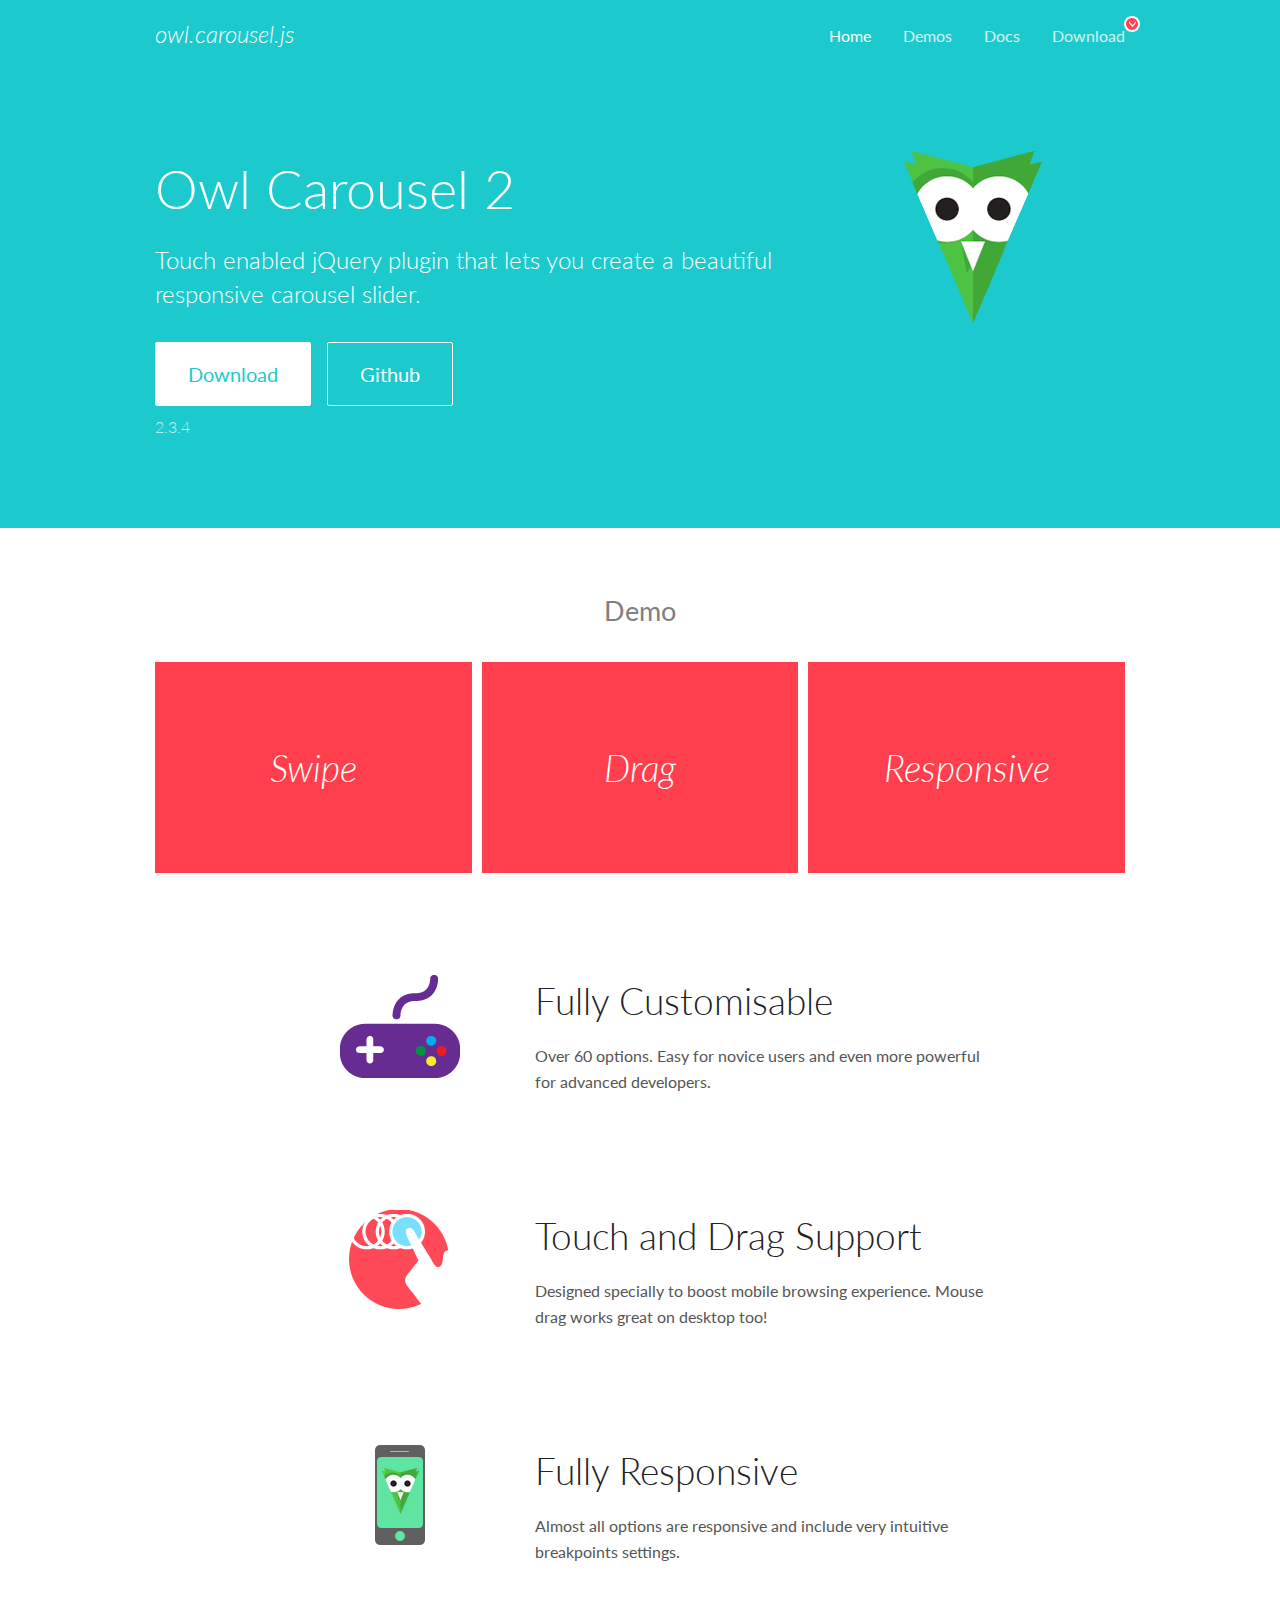
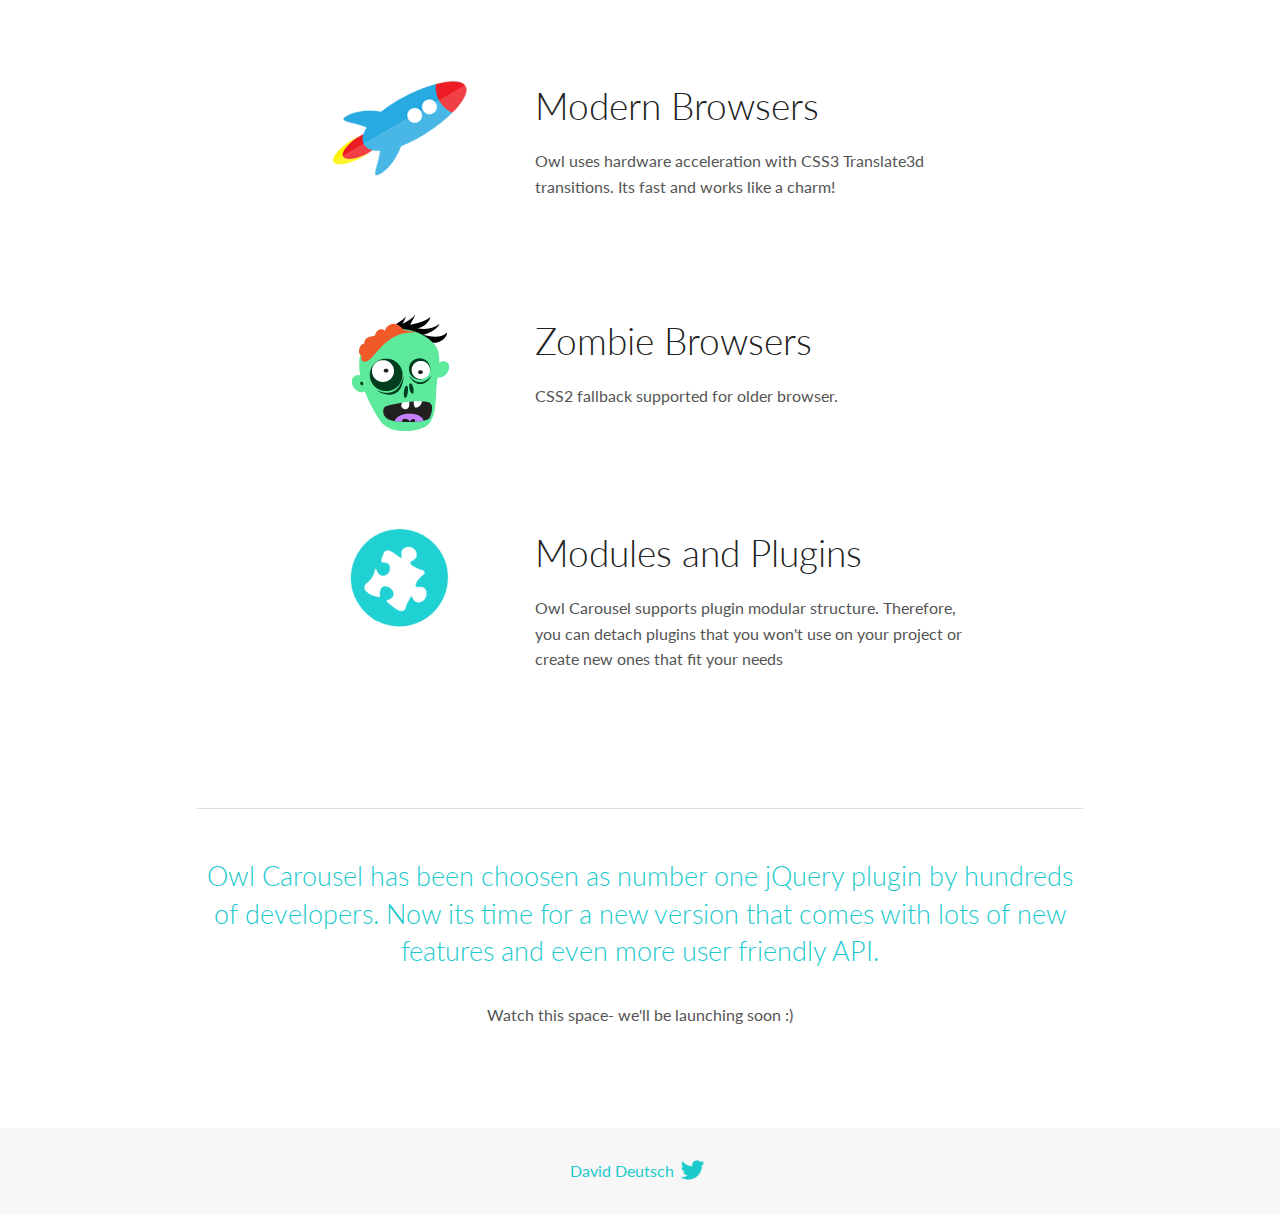
<file: OwlCarousel2-2.3.4/docs/index.html>
<!DOCTYPE html>
<html lang="en">
  <head>

    <!-- head -->
    <meta charset="utf-8">
    <meta name="msapplication-tap-highlight" content="no" />
    <meta name="viewport" content="width=device-width, initial-scale=1.0" />
    <meta name="description" content="Touch enabled jQuery plugin that lets you create beautiful responsive carousel slider.">
    <meta name="author" content="David Deutsch">
    <title>
      Home | Owl Carousel | 2.3.4
    </title>

    <!-- Stylesheets -->
    <link href='https://fonts.googleapis.com/css?family=Lato:300,400,700,400italic,300italic' rel='stylesheet' type='text/css'>
    <link rel="stylesheet" href="assets/css/docs.theme.min.css">

    <!-- Owl Stylesheets -->
    <link rel="stylesheet" href="assets/owlcarousel/assets/owl.carousel.min.css">
    <link rel="stylesheet" href="assets/owlcarousel/assets/owl.theme.default.min.css">

    <!-- HTML5 shim and Respond.js IE8 support of HTML5 elements and media queries -->

    <!--[if lt IE 9]>
      <script src="https://oss.maxcdn.com/libs/html5shiv/3.7.0/html5shiv.js"></script>
      <script src="https://oss.maxcdn.com/libs/respond.js/1.3.0/respond.min.js"></script>
    <![endif]-->

    <!-- Favicons -->
    <link rel="apple-touch-icon-precomposed" sizes="144x144" href="assets/ico/apple-touch-icon-144-precomposed.png">
    <link rel="shortcut icon" href="assets/ico/favicon.png">
    <link rel="shortcut icon" href="favicon.ico">

    <!-- Yeah i know js should not be in header. Its required for demos.-->

    <!-- javascript -->
    <script src="assets/vendors/jquery.min.js"></script>
    <script src="assets/owlcarousel/owl.carousel.js"></script>
  </head>
  <body>

    <!-- header -->
    <header class="header">
      <div class="row">
        <div class="large-12 columns">
          <div class="brand left">
            <h3>
              <a href="/OwlCarousel2/">owl.carousel.js</a> 
            </h3>
          </div>
          <a id="toggle-nav" class="right">
            <span></span> <span></span> <span></span> 
          </a> 
          <div class="nav-bar">
            <ul class="clearfix">
              <li class="active">
                <a href="/OwlCarousel2/index.html">Home</a> 
              </li>
              <li> <a href="/OwlCarousel2/demos/demos.html">Demos</a>  </li>
              <li> <a href="/OwlCarousel2/docs/started-welcome.html">Docs</a>  </li>
              <li>
                <a href="https://github.com/OwlCarousel2/OwlCarousel2/archive/2.3.4.zip">Download</a> 
                <span class="download"></span> 
              </li>
            </ul>
          </div>
        </div>
      </div>
    </header>

    <!-- home panel -->
    <section id="hero">
      <div class="row">
        <div class="large-8 medium-8 columns">
          <h1>Owl Carousel 2</h1>
          <h4>Touch enabled jQuery plugin that lets you create a beautiful responsive carousel slider.</h4>
          <a href="https://github.com/OwlCarousel2/OwlCarousel2/archive/2.3.4.zip" class="hero-button">Download</a> 
          <a href="https://github.com/OwlCarousel2/OwlCarousel2" class="hero-button outline">Github</a> 
          <p>2.3.4</p>
        </div>
        <div class="large-4 medium-4 columns">
          <img class="owl-logo" src="assets/img/owl-logo.png" alt="mr. Owl">
        </div>
      </div>
    </section>

    <!-- body -->
    <div class="home-demo">
      <div class="row">
        <div class="large-12 columns">
          <h3>Demo</h3>
          <div class="owl-carousel">
            <div class="item">
              <h2>Swipe</h2>
            </div>
            <div class="item">
              <h2>Drag</h2>
            </div>
            <div class="item">
              <h2>Responsive</h2>
            </div>
            <div class="item">
              <h2>CSS3</h2>
            </div>
            <div class="item">
              <h2>Fast</h2>
            </div>
            <div class="item">
              <h2>Easy</h2>
            </div>
            <div class="item">
              <h2>Free</h2>
            </div>
            <div class="item">
              <h2>Upgradable</h2>
            </div>
            <div class="item">
              <h2>Tons of options</h2>
            </div>
            <div class="item">
              <h2>Infinity</h2>
            </div>
            <div class="item">
              <h2>Auto Width</h2>
            </div>
          </div>
        </div>
      </div>
    </div>
    <script>
      var owl = $('.owl-carousel');
      owl.owlCarousel({
        margin: 10,
        loop: true,
        responsive: {
          0: {
            items: 1
          },
          600: {
            items: 2
          },
          1000: {
            items: 3
          }
        }
      })
    </script>

    <!-- features -->
    <div id="features">
      <div class="row">
        <div class="small-12 medium-9 small-centered columns">
          <section class="row feature">
            <div class="medium-4 small-12 columns">
              <img src="assets/img/feature-options.png" alt="">
            </div>
            <div class="medium-8 small-12 columns">
              <h2>Fully Customisable</h2>
              <p>Over 60 options. Easy for novice users and even more powerful for advanced developers.</p>
            </div>
          </section>
          <section class="row feature">
            <div class="medium-4 small-12 columns">
              <img src="assets/img/feature-drag.png" alt="">
            </div>
            <div class="medium-8 small-12 columns">
              <h2>Touch and Drag Support</h2>
              <p>Designed specially to boost mobile browsing experience. Mouse drag works great on desktop too!</p>
            </div>
          </section>
          <section class="row feature">
            <div class="medium-4 small-12 columns">
              <img src="assets/img/feature-responsive.png" alt="">
            </div>
            <div class="medium-8 small-12 columns">
              <h2>Fully Responsive</h2>
              <p>Almost all options are responsive and include very intuitive breakpoints settings.</p>
            </div>
          </section>
          <section class="row feature">
            <div class="medium-4 small-12 columns">
              <img src="assets/img/feature-modern.png" alt="">
            </div>
            <div class="medium-8 small-12 columns">
              <h2>Modern Browsers</h2>
              <p>Owl uses hardware acceleration with CSS3 Translate3d transitions. Its fast and works like a charm! </p>
            </div>
          </section>
          <section class="row feature">
            <div class="medium-4 small-12 columns">
              <img src="assets/img/feature-zombie.png" alt="">
            </div>
            <div class="medium-8 small-12 columns">
              <h2>Zombie Browsers</h2>
              <p>CSS2 fallback supported for older browser.</p>
            </div>
          </section>
          <section class="row feature">
            <div class="medium-4 small-12 columns">
              <img src="assets/img/feature-module.png" alt="">
            </div>
            <div class="medium-8 small-12 columns">
              <h2>Modules and Plugins</h2>
              <p>Owl Carousel supports plugin modular structure. Therefore, you can detach plugins that you won&#x27;t use on your project or create new ones that fit your needs</p>
            </div>
          </section>
        </div>
      </div>
    </div>

    <!-- footer -->
    <section id="teaser-text">
      <div class="row">
        <div class="small-12 medium-11 small-centered columns">
          <hr>
          <h3 id="owl-carousel-has-been-choosen-as-number-one-jquery-plugin-by-hundreds-of-developers-now-its-time-for-a-new-version-that-comes-with-lots-of-new-features-and-even-more-user-friendly-api-">Owl Carousel has been choosen as number one jQuery plugin by hundreds of developers. Now its time for a new version that comes with lots of new features and even more user friendly API.</h3>
          <p>Watch this space- we&#39;ll be launching soon :)</p>
        </div>
      </div>
    </section>

    <!-- footer -->
    <footer class="footer">
      <div class="row">
        <div class="large-12 columns">
          <h5>
            <a href="/OwlCarousel2/docs/support-contact.html">David Deutsch</a> 
            <a id="custom-tweet-button" href="https://twitter.com/share?url=https://github.com/OwlCarousel2/OwlCarousel2&text=Owl Carousel - This is so awesome! " target="_blank"></a> 
          </h5>
        </div>
      </div>
    </footer>

    <!-- vendors -->
    <script src="assets/vendors/highlight.js"></script>
    <script src="assets/js/app.js"></script>
  </body>
</html>
</file>
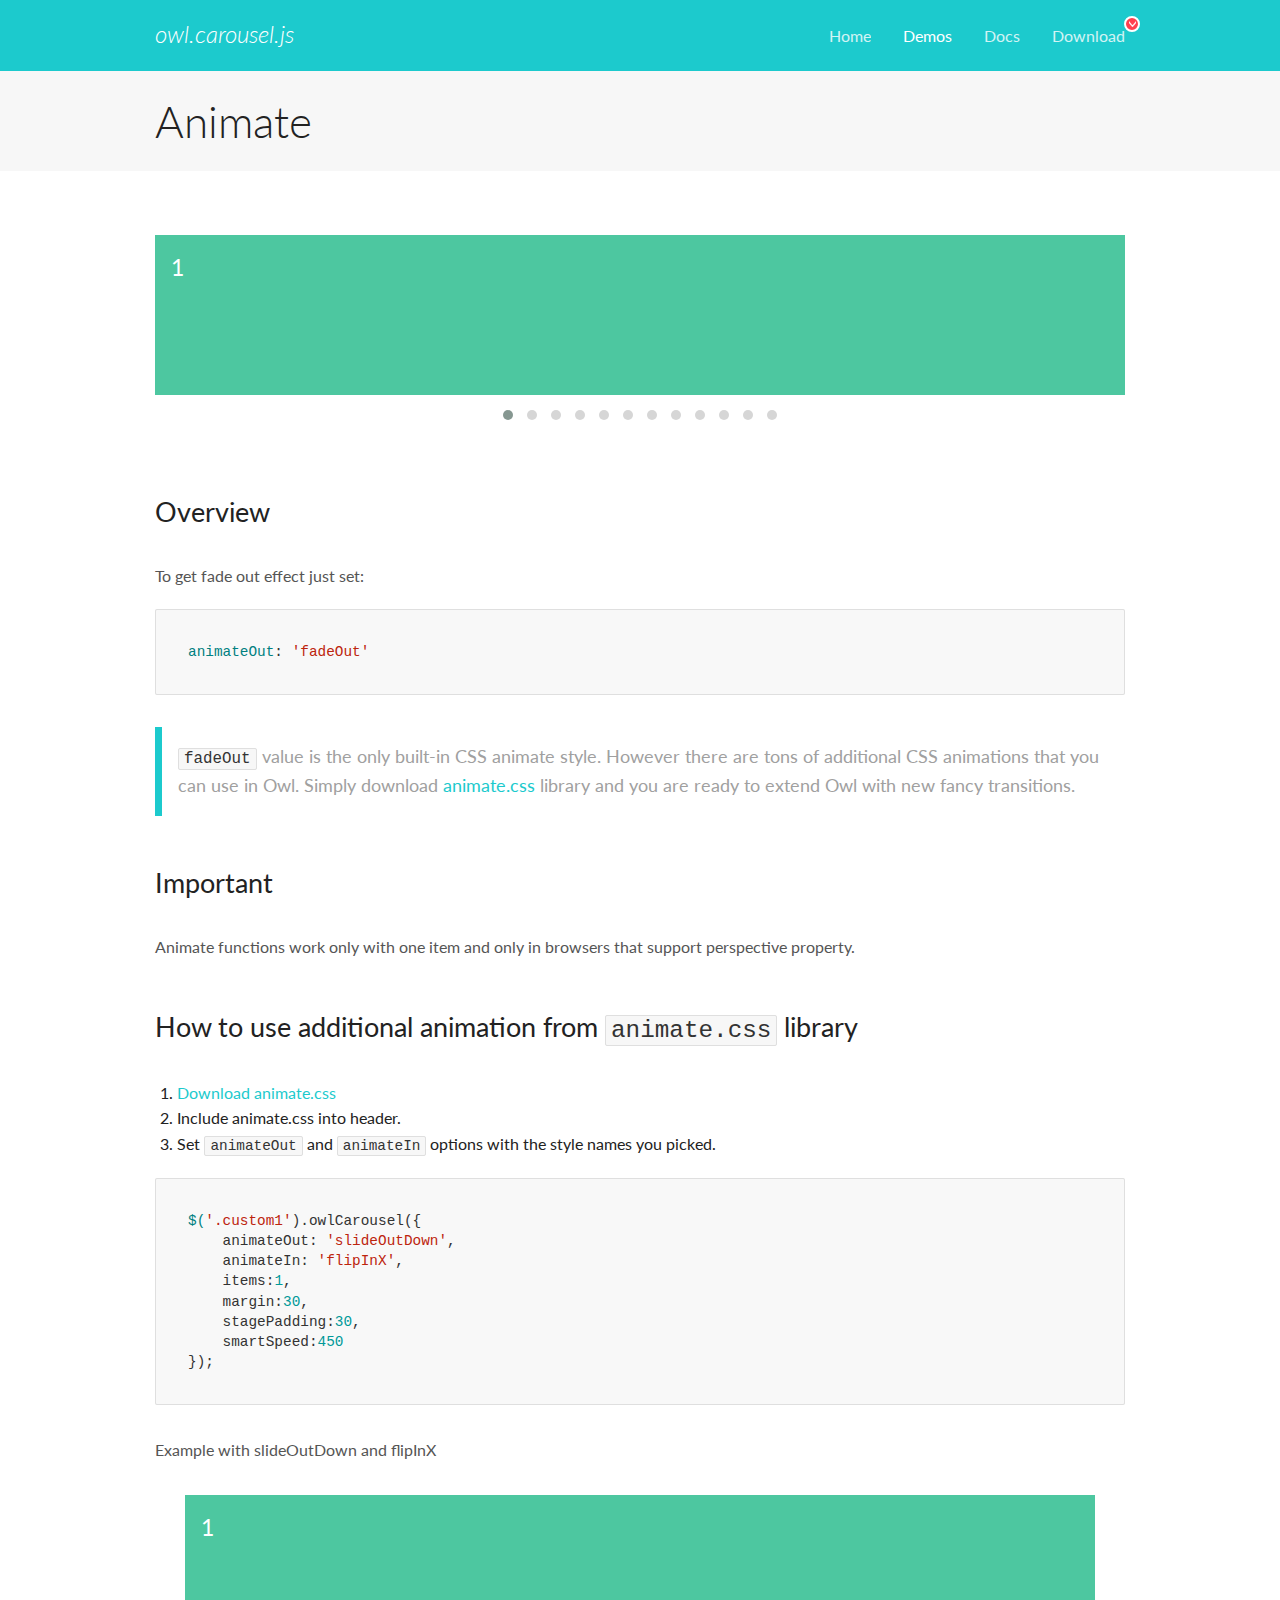
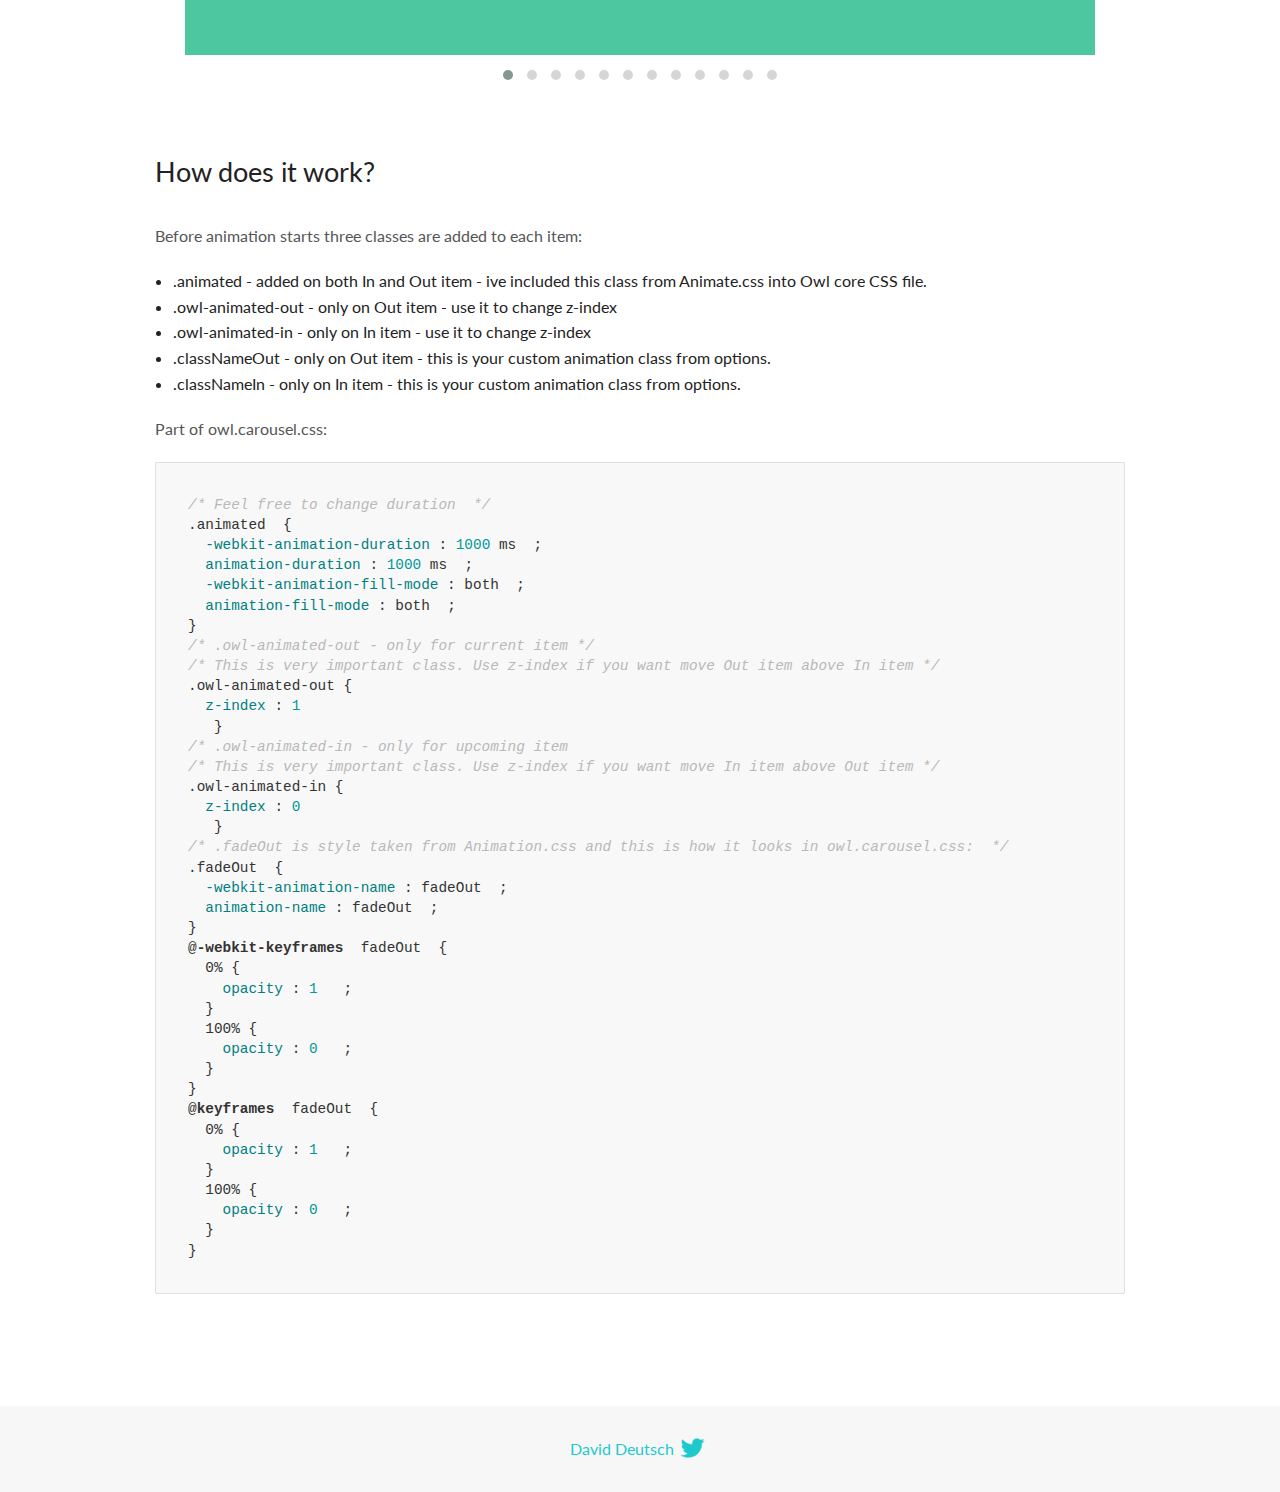
<file: OwlCarousel2-2.3.4/docs/demos/animate.html>
<!DOCTYPE html>
<html lang="en">
  <head>

    <!-- head -->
    <meta charset="utf-8">
    <meta name="msapplication-tap-highlight" content="no" />
    <meta name="viewport" content="width=device-width, initial-scale=1.0" />
    <meta name="description" content="Animate carousel">
    <meta name="author" content="David Deutsch">
    <title>
      Animate Demo | Owl Carousel | 2.3.4
    </title>

    <!-- Stylesheets -->
    <link href='https://fonts.googleapis.com/css?family=Lato:300,400,700,400italic,300italic' rel='stylesheet' type='text/css'>
    <link rel="stylesheet" href="../assets/css/docs.theme.min.css">

    <!-- Owl Stylesheets -->
    <link rel="stylesheet" href="../assets/owlcarousel/assets/owl.carousel.min.css">
    <link rel="stylesheet" href="../assets/owlcarousel/assets/owl.theme.default.min.css">

    <!-- HTML5 shim and Respond.js IE8 support of HTML5 elements and media queries -->

    <!--[if lt IE 9]>
      <script src="https://oss.maxcdn.com/libs/html5shiv/3.7.0/html5shiv.js"></script>
      <script src="https://oss.maxcdn.com/libs/respond.js/1.3.0/respond.min.js"></script>
    <![endif]-->

    <!-- Favicons -->
    <link rel="apple-touch-icon-precomposed" sizes="144x144" href="../assets/ico/apple-touch-icon-144-precomposed.png">
    <link rel="shortcut icon" href="../assets/ico/favicon.png">
    <link rel="shortcut icon" href="favicon.ico">

    <!-- Yeah i know js should not be in header. Its required for demos.-->

    <!-- javascript -->
    <script src="../assets/vendors/jquery.min.js"></script>
    <script src="../assets/owlcarousel/owl.carousel.js"></script>
  </head>
  <body>

    <!-- header -->
    <header class="header">
      <div class="row">
        <div class="large-12 columns">
          <div class="brand left">
            <h3>
              <a href="/OwlCarousel2/">owl.carousel.js</a> 
            </h3>
          </div>
          <a id="toggle-nav" class="right">
            <span></span> <span></span> <span></span> 
          </a> 
          <div class="nav-bar">
            <ul class="clearfix">
              <li> <a href="/OwlCarousel2/index.html">Home</a>  </li>
              <li class="active">
                <a href="/OwlCarousel2/demos/demos.html">Demos</a> 
              </li>
              <li> <a href="/OwlCarousel2/docs/started-welcome.html">Docs</a>  </li>
              <li>
                <a href="https://github.com/OwlCarousel2/OwlCarousel2/archive/2.3.4.zip">Download</a> 
                <span class="download"></span> 
              </li>
            </ul>
          </div>
        </div>
      </div>
    </header>

    <!-- title -->
    <section class="title">
      <div class="row">
        <div class="large-12 columns">
          <h1>Animate</h1>
        </div>
      </div>
    </section>

    <!--  Demos -->
    <section id="demos">
      <div class="row">
        <div class="large-12 columns">
          <div class="fadeOut owl-carousel owl-theme">
            <div class="item">
              <h4>1</h4>
            </div>
            <div class="item">
              <h4>2</h4>
            </div>
            <div class="item">
              <h4>3</h4>
            </div>
            <div class="item">
              <h4>4</h4>
            </div>
            <div class="item">
              <h4>5</h4>
            </div>
            <div class="item">
              <h4>6</h4>
            </div>
            <div class="item">
              <h4>7</h4>
            </div>
            <div class="item">
              <h4>8</h4>
            </div>
            <div class="item">
              <h4>9</h4>
            </div>
            <div class="item">
              <h4>10</h4>
            </div>
            <div class="item">
              <h4>11</h4>
            </div>
            <div class="item">
              <h4>12</h4>
            </div>
          </div>
          <h3 id="overview">Overview</h3>
          <p>To get fade out effect just set:</p>
          <pre><code>animateOut: &#39;fadeOut&#39;</code></pre>
          <blockquote>
            <p><code>fadeOut</code> value is the only built-in CSS animate style. However there are tons of additional CSS animations that you can use in Owl. Simply download
              <a href="https://daneden.github.io/animate.css/">animate.css</a>  library and you are ready to extend Owl with new fancy transitions.</p>
          </blockquote>
          <h3 id="important">Important</h3>
          <p>Animate functions work only with one item and only in browsers that support perspective property.</p>
          <h3 id="how-to-use-additional-animation-from-animate-css-library">How to use additional animation from <code>animate.css</code> library</h3>
          <ol>
            <li> <a href="https://daneden.github.io/animate.css/">Download animate.css</a>  </li>
            <li>Include animate.css into header.</li>
            <li>Set <code>animateOut</code> and <code>animateIn</code> options with the style names you picked.</li>
          </ol>
          <pre><code>$(&#39;.custom1&#39;).owlCarousel({
    animateOut: &#39;slideOutDown&#39;,
    animateIn: &#39;flipInX&#39;,
    items:1,
    margin:30,
    stagePadding:30,
    smartSpeed:450
});</code></pre>
          <p>Example with slideOutDown and flipInX</p>
          <div class="custom1 owl-carousel owl-theme">
            <div class="item">
              <h4>1</h4>
            </div>
            <div class="item">
              <h4>2</h4>
            </div>
            <div class="item">
              <h4>3</h4>
            </div>
            <div class="item">
              <h4>4</h4>
            </div>
            <div class="item">
              <h4>5</h4>
            </div>
            <div class="item">
              <h4>6</h4>
            </div>
            <div class="item">
              <h4>7</h4>
            </div>
            <div class="item">
              <h4>8</h4>
            </div>
            <div class="item">
              <h4>9</h4>
            </div>
            <div class="item">
              <h4>10</h4>
            </div>
            <div class="item">
              <h4>11</h4>
            </div>
            <div class="item">
              <h4>12</h4>
            </div>
          </div>
          <h3 id="how-does-it-work-">How does it work?</h3>
          <p>Before animation starts three classes are added to each item:</p>
          <ul>
            <li>.animated - added on both In and Out item - ive included this class from Animate.css into Owl core CSS file.</li>
            <li>.owl-animated-out - only on Out item - use it to change z-index</li>
            <li>.owl-animated-in - only on In item - use it to change z-index</li>
            <li>.classNameOut - only on Out item - this is your custom animation class from options.</li>
            <li>.classNameIn - only on In item - this is your custom animation class from options.</li>
          </ul>
          <p>Part of owl.carousel.css:</p>
          <pre><code class="language-css"><span class="comment">/* Feel free to change duration  */</span> 
<span class="class">.animated</span>  <span class="rules">{
  <span class="rule"><span class="attribute">-webkit-animation-duration</span> :<span class="value"> <span class="number">1000</span> ms</span> </span> ;
  <span class="rule"><span class="attribute">animation-duration</span> :<span class="value"> <span class="number">1000</span> ms</span> </span> ;
  <span class="rule"><span class="attribute">-webkit-animation-fill-mode</span> :<span class="value"> both</span> </span> ;
  <span class="rule"><span class="attribute">animation-fill-mode</span> :<span class="value"> both</span> </span> ;
<span class="rule">}</span> </span> 
<span class="comment">/* .owl-animated-out - only for current item */</span> 
<span class="comment">/* This is very important class. Use z-index if you want move Out item above In item */</span> 
<span class="class">.owl-animated-out</span> <span class="rules">{
  <span class="rule"><span class="attribute">z-index</span> :<span class="value"> <span class="number">1</span> 
</span> </span> </span> }
<span class="comment">/* .owl-animated-in - only for upcoming item
/* This is very important class. Use z-index if you want move In item above Out item */</span> 
<span class="class">.owl-animated-in</span> <span class="rules">{
  <span class="rule"><span class="attribute">z-index</span> :<span class="value"> <span class="number">0</span> 
</span> </span> </span> }
<span class="comment">/* .fadeOut is style taken from Animation.css and this is how it looks in owl.carousel.css:  */</span> 
<span class="class">.fadeOut</span>  <span class="rules">{
  <span class="rule"><span class="attribute">-webkit-animation-name</span> :<span class="value"> fadeOut</span> </span> ;
  <span class="rule"><span class="attribute">animation-name</span> :<span class="value"> fadeOut</span> </span> ;
<span class="rule">}</span> </span> 
<span class="at_rule">@<span class="keyword">-webkit-keyframes</span>  fadeOut </span> {
  0% <span class="rules">{
    <span class="rule"><span class="attribute">opacity</span> :<span class="value"> <span class="number">1</span> </span> </span> ;
  <span class="rule">}</span> </span> 
  100% <span class="rules">{
    <span class="rule"><span class="attribute">opacity</span> :<span class="value"> <span class="number">0</span> </span> </span> ;
  <span class="rule">}</span> </span> 
}
<span class="at_rule">@<span class="keyword">keyframes</span>  fadeOut </span> {
  0% <span class="rules">{
    <span class="rule"><span class="attribute">opacity</span> :<span class="value"> <span class="number">1</span> </span> </span> ;
  <span class="rule">}</span> </span> 
  100% <span class="rules">{
    <span class="rule"><span class="attribute">opacity</span> :<span class="value"> <span class="number">0</span> </span> </span> ;
  <span class="rule">}</span> </span> 
}</code></pre>
          <link rel="stylesheet" href="../assets/css/animate.css">
          <script>
            jQuery(document).ready(function($) {
              $('.fadeOut').owlCarousel({
                items: 1,
                animateOut: 'fadeOut',
                loop: true,
                margin: 10,
              });
              $('.custom1').owlCarousel({
                animateOut: 'slideOutDown',
                animateIn: 'flipInX',
                items: 1,
                margin: 30,
                stagePadding: 30,
                smartSpeed: 450
              });
            });
          </script>
        </div>
      </div>
    </section>

    <!-- footer -->
    <footer class="footer">
      <div class="row">
        <div class="large-12 columns">
          <h5>
            <a href="/OwlCarousel2/docs/support-contact.html">David Deutsch</a> 
            <a id="custom-tweet-button" href="https://twitter.com/share?url=https://github.com/OwlCarousel2/OwlCarousel2&text=Owl Carousel - This is so awesome! " target="_blank"></a> 
          </h5>
        </div>
      </div>
    </footer>

    <!-- vendors -->
    <script src="../assets/vendors/highlight.js"></script>
    <script src="../assets/js/app.js"></script>
  </body>
</html>
</file>
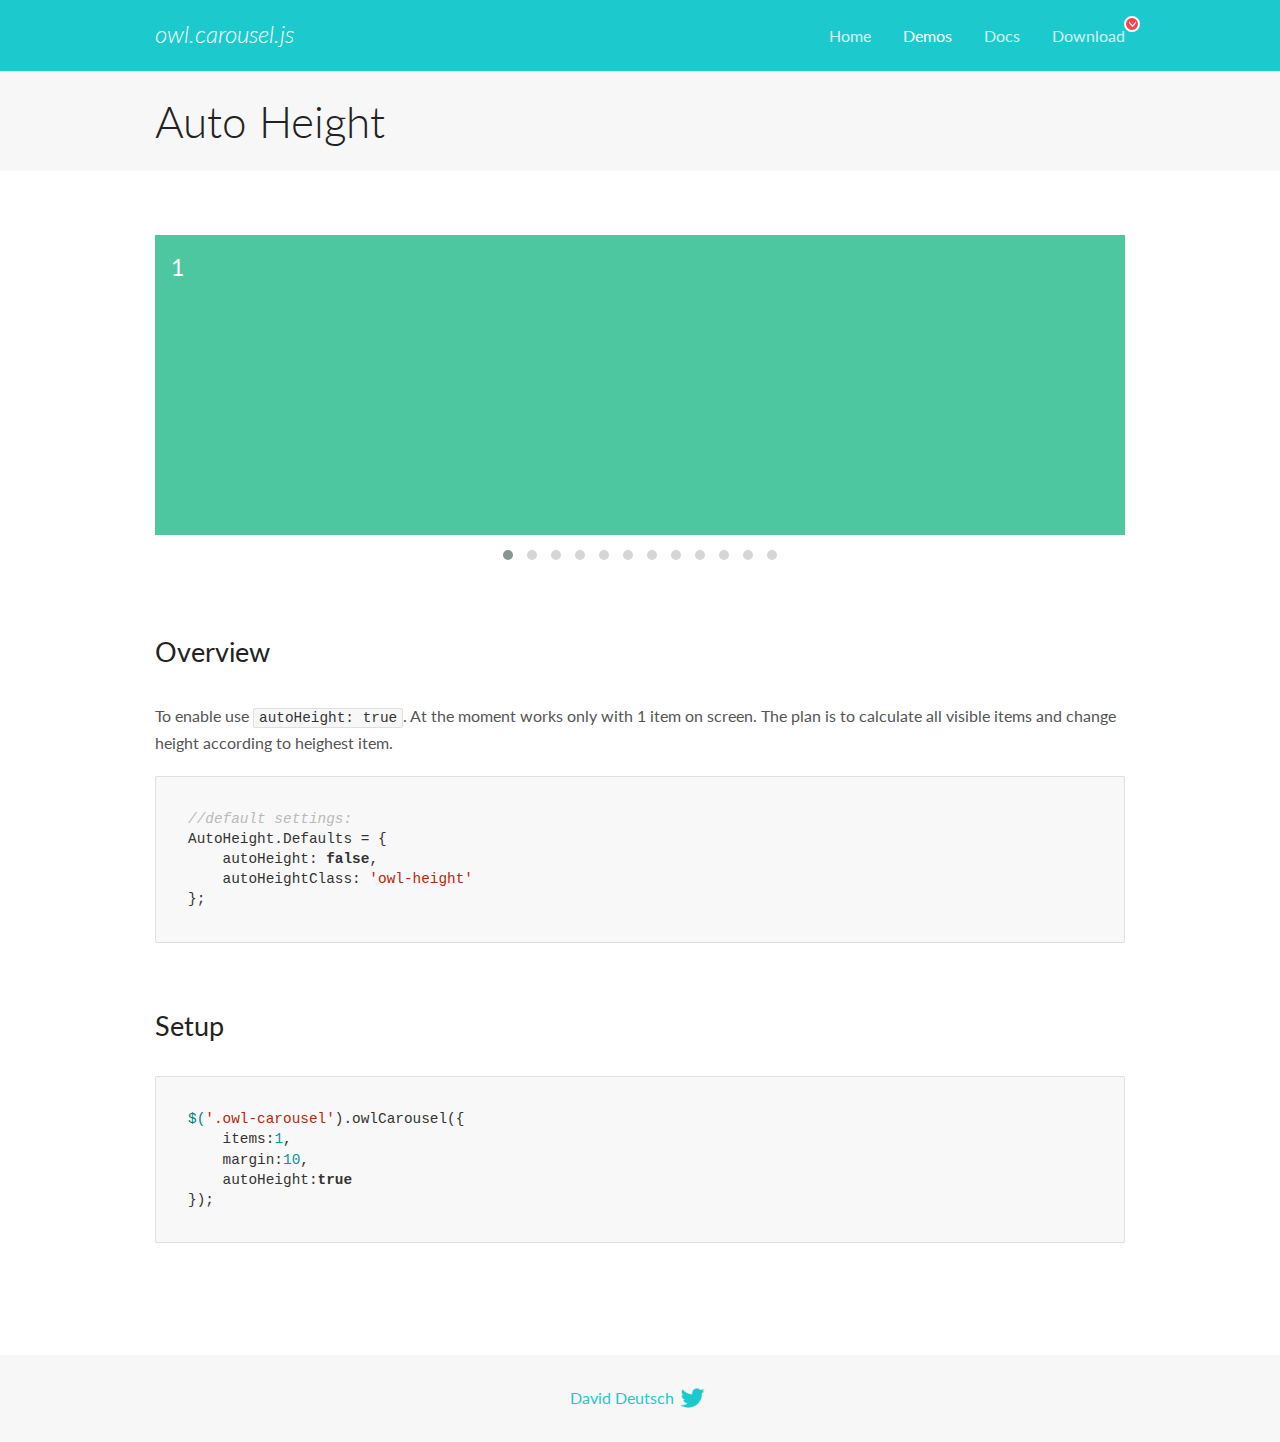
<file: OwlCarousel2-2.3.4/docs/demos/autoheight.html>
<!DOCTYPE html>
<html lang="en">
  <head>

    <!-- head -->
    <meta charset="utf-8">
    <meta name="msapplication-tap-highlight" content="no" />
    <meta name="viewport" content="width=device-width, initial-scale=1.0" />
    <meta name="description" content="autoHeight usage demo">
    <meta name="author" content="David Deutsch">
    <title>
      Auto Height Demo | Owl Carousel | 2.3.4
    </title>

    <!-- Stylesheets -->
    <link href='https://fonts.googleapis.com/css?family=Lato:300,400,700,400italic,300italic' rel='stylesheet' type='text/css'>
    <link rel="stylesheet" href="../assets/css/docs.theme.min.css">

    <!-- Owl Stylesheets -->
    <link rel="stylesheet" href="../assets/owlcarousel/assets/owl.carousel.min.css">
    <link rel="stylesheet" href="../assets/owlcarousel/assets/owl.theme.default.min.css">

    <!-- HTML5 shim and Respond.js IE8 support of HTML5 elements and media queries -->

    <!--[if lt IE 9]>
      <script src="https://oss.maxcdn.com/libs/html5shiv/3.7.0/html5shiv.js"></script>
      <script src="https://oss.maxcdn.com/libs/respond.js/1.3.0/respond.min.js"></script>
    <![endif]-->

    <!-- Favicons -->
    <link rel="apple-touch-icon-precomposed" sizes="144x144" href="../assets/ico/apple-touch-icon-144-precomposed.png">
    <link rel="shortcut icon" href="../assets/ico/favicon.png">
    <link rel="shortcut icon" href="favicon.ico">

    <!-- Yeah i know js should not be in header. Its required for demos.-->

    <!-- javascript -->
    <script src="../assets/vendors/jquery.min.js"></script>
    <script src="../assets/owlcarousel/owl.carousel.js"></script>
  </head>
  <body>

    <!-- header -->
    <header class="header">
      <div class="row">
        <div class="large-12 columns">
          <div class="brand left">
            <h3>
              <a href="/OwlCarousel2/">owl.carousel.js</a> 
            </h3>
          </div>
          <a id="toggle-nav" class="right">
            <span></span> <span></span> <span></span> 
          </a> 
          <div class="nav-bar">
            <ul class="clearfix">
              <li> <a href="/OwlCarousel2/index.html">Home</a>  </li>
              <li class="active">
                <a href="/OwlCarousel2/demos/demos.html">Demos</a> 
              </li>
              <li> <a href="/OwlCarousel2/docs/started-welcome.html">Docs</a>  </li>
              <li>
                <a href="https://github.com/OwlCarousel2/OwlCarousel2/archive/2.3.4.zip">Download</a> 
                <span class="download"></span> 
              </li>
            </ul>
          </div>
        </div>
      </div>
    </header>

    <!-- title -->
    <section class="title">
      <div class="row">
        <div class="large-12 columns">
          <h1>Auto Height</h1>
        </div>
      </div>
    </section>

    <!--  Demos -->
    <section id="demos">
      <div class="row">
        <div class="large-12 columns">
          <div class="owl-carousel owl-theme">
            <div class="item" style="height:300px">
              <h4>1</h4>
            </div>
            <div class="item" style="height:100px">
              <h4>2</h4>
            </div>
            <div class="item" style="height:500px">
              <h4>3</h4>
            </div>
            <div class="item" style="height:250px">
              <h4>4</h4>
            </div>
            <div class="item" style="height:400px">
              <h4>5</h4>
            </div>
            <div class="item" style="height:500px">
              <h4>6</h4>
            </div>
            <div class="item" style="height:600px">
              <h4>7</h4>
            </div>
            <div class="item" style="height:400px">
              <h4>8</h4>
            </div>
            <div class="item" style="height:300px">
              <h4>9</h4>
            </div>
            <div class="item" style="height:350px">
              <h4>10</h4>
            </div>
            <div class="item" style="height:200px">
              <h4>11</h4>
            </div>
            <div class="item" style="height:150px">
              <h4>12</h4>
            </div>
          </div>
          <h3 id="overview">Overview</h3>
          <p>To enable use <code>autoHeight: true</code>. At the moment works only with 1 item on screen. The plan is to calculate all visible items and change height according to heighest item.</p>
          <pre><code>//default settings:
AutoHeight.Defaults = {
    autoHeight: false,
    autoHeightClass: &#39;owl-height&#39;
};</code></pre>
          <h3 id="setup">Setup</h3>
          <pre><code>$(&#39;.owl-carousel&#39;).owlCarousel({
    items:1,
    margin:10,
    autoHeight:true
});</code></pre>
          <script>
            $(document).ready(function() {
              $('.owl-carousel').owlCarousel({
                items: 1,
                margin: 10,
                autoHeight: true
              });
            })
          </script>
        </div>
      </div>
    </section>

    <!-- footer -->
    <footer class="footer">
      <div class="row">
        <div class="large-12 columns">
          <h5>
            <a href="/OwlCarousel2/docs/support-contact.html">David Deutsch</a> 
            <a id="custom-tweet-button" href="https://twitter.com/share?url=https://github.com/OwlCarousel2/OwlCarousel2&text=Owl Carousel - This is so awesome! " target="_blank"></a> 
          </h5>
        </div>
      </div>
    </footer>

    <!-- vendors -->
    <script src="../assets/vendors/highlight.js"></script>
    <script src="../assets/js/app.js"></script>
  </body>
</html>
</file>
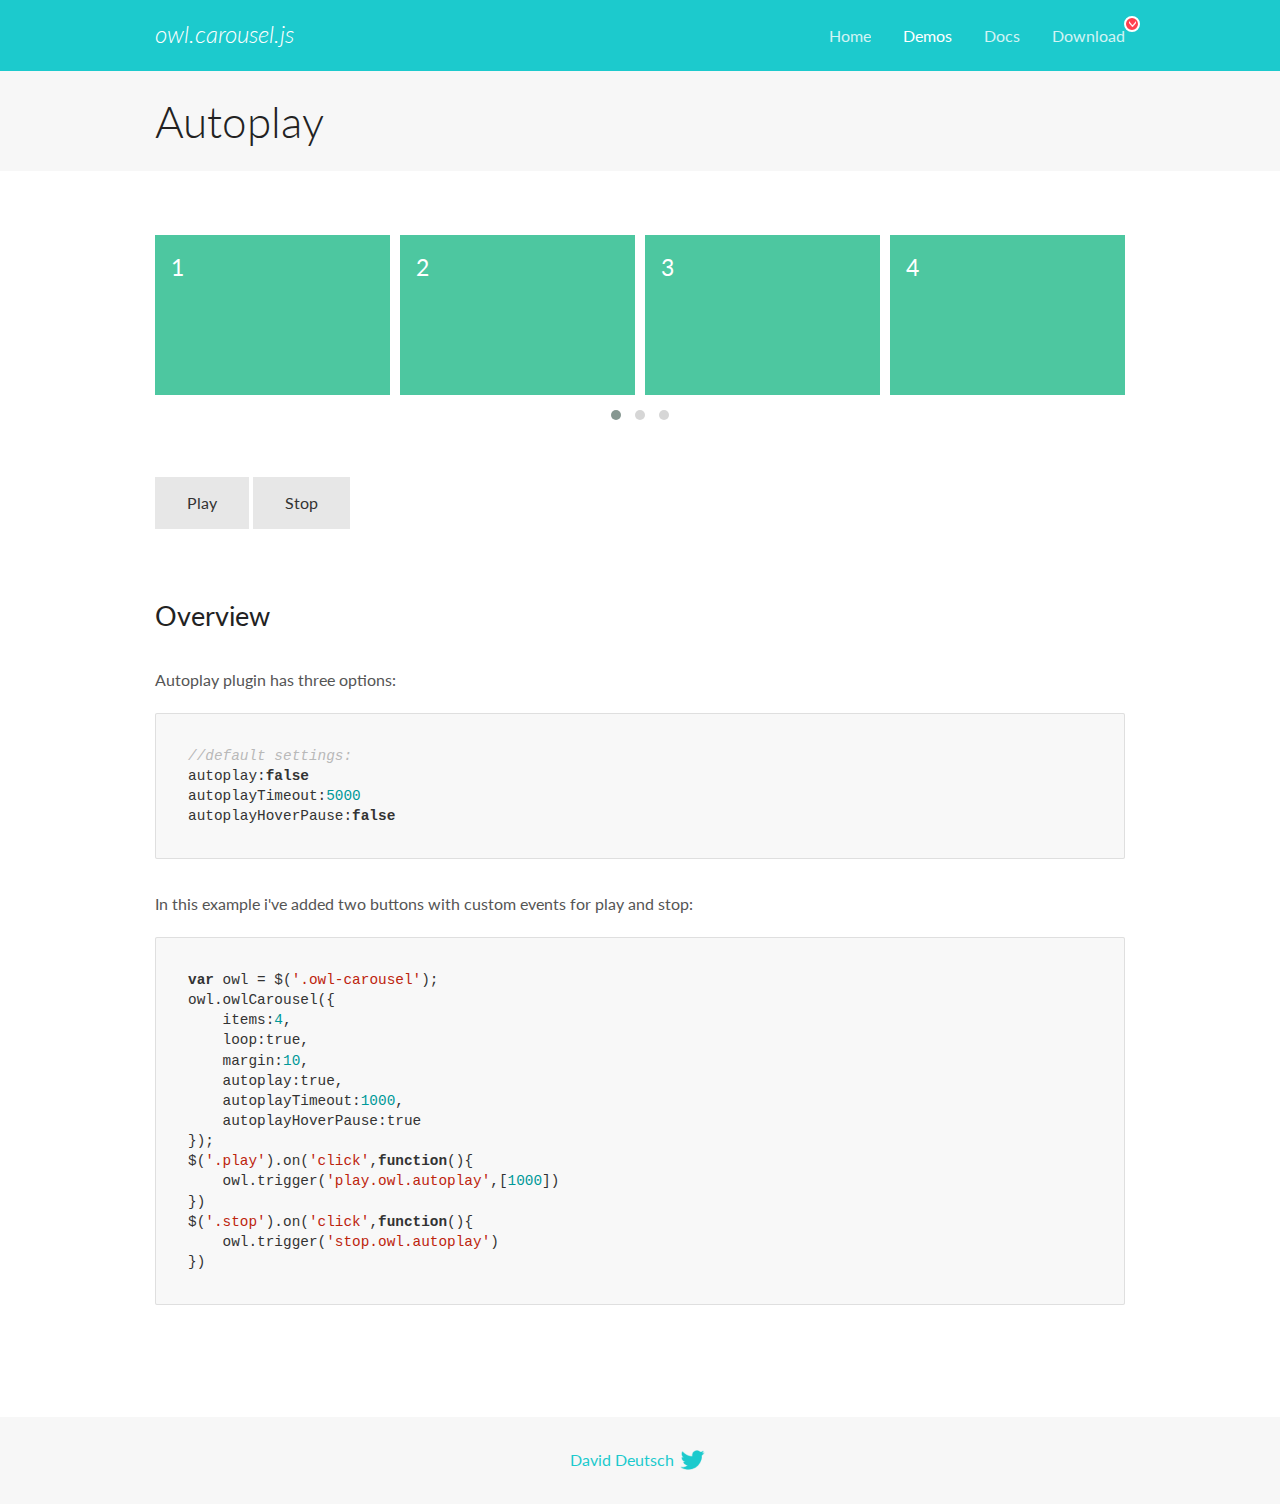
<file: OwlCarousel2-2.3.4/docs/demos/autoplay.html>
<!DOCTYPE html>
<html lang="en">
  <head>

    <!-- head -->
    <meta charset="utf-8">
    <meta name="msapplication-tap-highlight" content="no" />
    <meta name="viewport" content="width=device-width, initial-scale=1.0" />
    <meta name="description" content="Autoplay usage demo">
    <meta name="author" content="David Deutsch">
    <title>
      Autoplay Demo | Owl Carousel | 2.3.4
    </title>

    <!-- Stylesheets -->
    <link href='https://fonts.googleapis.com/css?family=Lato:300,400,700,400italic,300italic' rel='stylesheet' type='text/css'>
    <link rel="stylesheet" href="../assets/css/docs.theme.min.css">

    <!-- Owl Stylesheets -->
    <link rel="stylesheet" href="../assets/owlcarousel/assets/owl.carousel.min.css">
    <link rel="stylesheet" href="../assets/owlcarousel/assets/owl.theme.default.min.css">

    <!-- HTML5 shim and Respond.js IE8 support of HTML5 elements and media queries -->

    <!--[if lt IE 9]>
      <script src="https://oss.maxcdn.com/libs/html5shiv/3.7.0/html5shiv.js"></script>
      <script src="https://oss.maxcdn.com/libs/respond.js/1.3.0/respond.min.js"></script>
    <![endif]-->

    <!-- Favicons -->
    <link rel="apple-touch-icon-precomposed" sizes="144x144" href="../assets/ico/apple-touch-icon-144-precomposed.png">
    <link rel="shortcut icon" href="../assets/ico/favicon.png">
    <link rel="shortcut icon" href="favicon.ico">

    <!-- Yeah i know js should not be in header. Its required for demos.-->

    <!-- javascript -->
    <script src="../assets/vendors/jquery.min.js"></script>
    <script src="../assets/owlcarousel/owl.carousel.js"></script>
  </head>
  <body>

    <!-- header -->
    <header class="header">
      <div class="row">
        <div class="large-12 columns">
          <div class="brand left">
            <h3>
              <a href="/OwlCarousel2/">owl.carousel.js</a> 
            </h3>
          </div>
          <a id="toggle-nav" class="right">
            <span></span> <span></span> <span></span> 
          </a> 
          <div class="nav-bar">
            <ul class="clearfix">
              <li> <a href="/OwlCarousel2/index.html">Home</a>  </li>
              <li class="active">
                <a href="/OwlCarousel2/demos/demos.html">Demos</a> 
              </li>
              <li> <a href="/OwlCarousel2/docs/started-welcome.html">Docs</a>  </li>
              <li>
                <a href="https://github.com/OwlCarousel2/OwlCarousel2/archive/2.3.4.zip">Download</a> 
                <span class="download"></span> 
              </li>
            </ul>
          </div>
        </div>
      </div>
    </header>

    <!-- title -->
    <section class="title">
      <div class="row">
        <div class="large-12 columns">
          <h1>Autoplay</h1>
        </div>
      </div>
    </section>

    <!--  Demos -->
    <section id="demos">
      <div class="row">
        <div class="large-12 columns">
          <div class="owl-carousel owl-theme">
            <div class="item">
              <h4>1</h4>
            </div>
            <div class="item">
              <h4>2</h4>
            </div>
            <div class="item">
              <h4>3</h4>
            </div>
            <div class="item">
              <h4>4</h4>
            </div>
            <div class="item">
              <h4>5</h4>
            </div>
            <div class="item">
              <h4>6</h4>
            </div>
            <div class="item">
              <h4>7</h4>
            </div>
            <div class="item">
              <h4>8</h4>
            </div>
            <div class="item">
              <h4>9</h4>
            </div>
            <div class="item">
              <h4>10</h4>
            </div>
            <div class="item">
              <h4>11</h4>
            </div>
            <div class="item">
              <h4>12</h4>
            </div>
          </div>
          <a class="button secondary play">Play</a> 
          <a class="button secondary stop">Stop</a> 
          <h3 id="overview">Overview</h3>
          <p>Autoplay plugin has three options:</p>
          <pre><code>//default settings:
autoplay:false
autoplayTimeout:5000
autoplayHoverPause:false</code></pre>
          <p>In this example i&#39;ve added two buttons with custom events for play and stop:</p>
          <pre><code>var owl = $(&#39;.owl-carousel&#39;);
owl.owlCarousel({
    items:4,
    loop:true,
    margin:10,
    autoplay:true,
    autoplayTimeout:1000,
    autoplayHoverPause:true
});
$(&#39;.play&#39;).on(&#39;click&#39;,function(){
    owl.trigger(&#39;play.owl.autoplay&#39;,[1000])
})
$(&#39;.stop&#39;).on(&#39;click&#39;,function(){
    owl.trigger(&#39;stop.owl.autoplay&#39;)
})</code></pre>
          <script>
            $(document).ready(function() {
              var owl = $('.owl-carousel');
              owl.owlCarousel({
                items: 4,
                loop: true,
                margin: 10,
                autoplay: true,
                autoplayTimeout: 1000,
                autoplayHoverPause: true
              });
              $('.play').on('click', function() {
                owl.trigger('play.owl.autoplay', [1000])
              })
              $('.stop').on('click', function() {
                owl.trigger('stop.owl.autoplay')
              })
            })
          </script>
        </div>
      </div>
    </section>

    <!-- footer -->
    <footer class="footer">
      <div class="row">
        <div class="large-12 columns">
          <h5>
            <a href="/OwlCarousel2/docs/support-contact.html">David Deutsch</a> 
            <a id="custom-tweet-button" href="https://twitter.com/share?url=https://github.com/OwlCarousel2/OwlCarousel2&text=Owl Carousel - This is so awesome! " target="_blank"></a> 
          </h5>
        </div>
      </div>
    </footer>

    <!-- vendors -->
    <script src="../assets/vendors/highlight.js"></script>
    <script src="../assets/js/app.js"></script>
  </body>
</html>
</file>
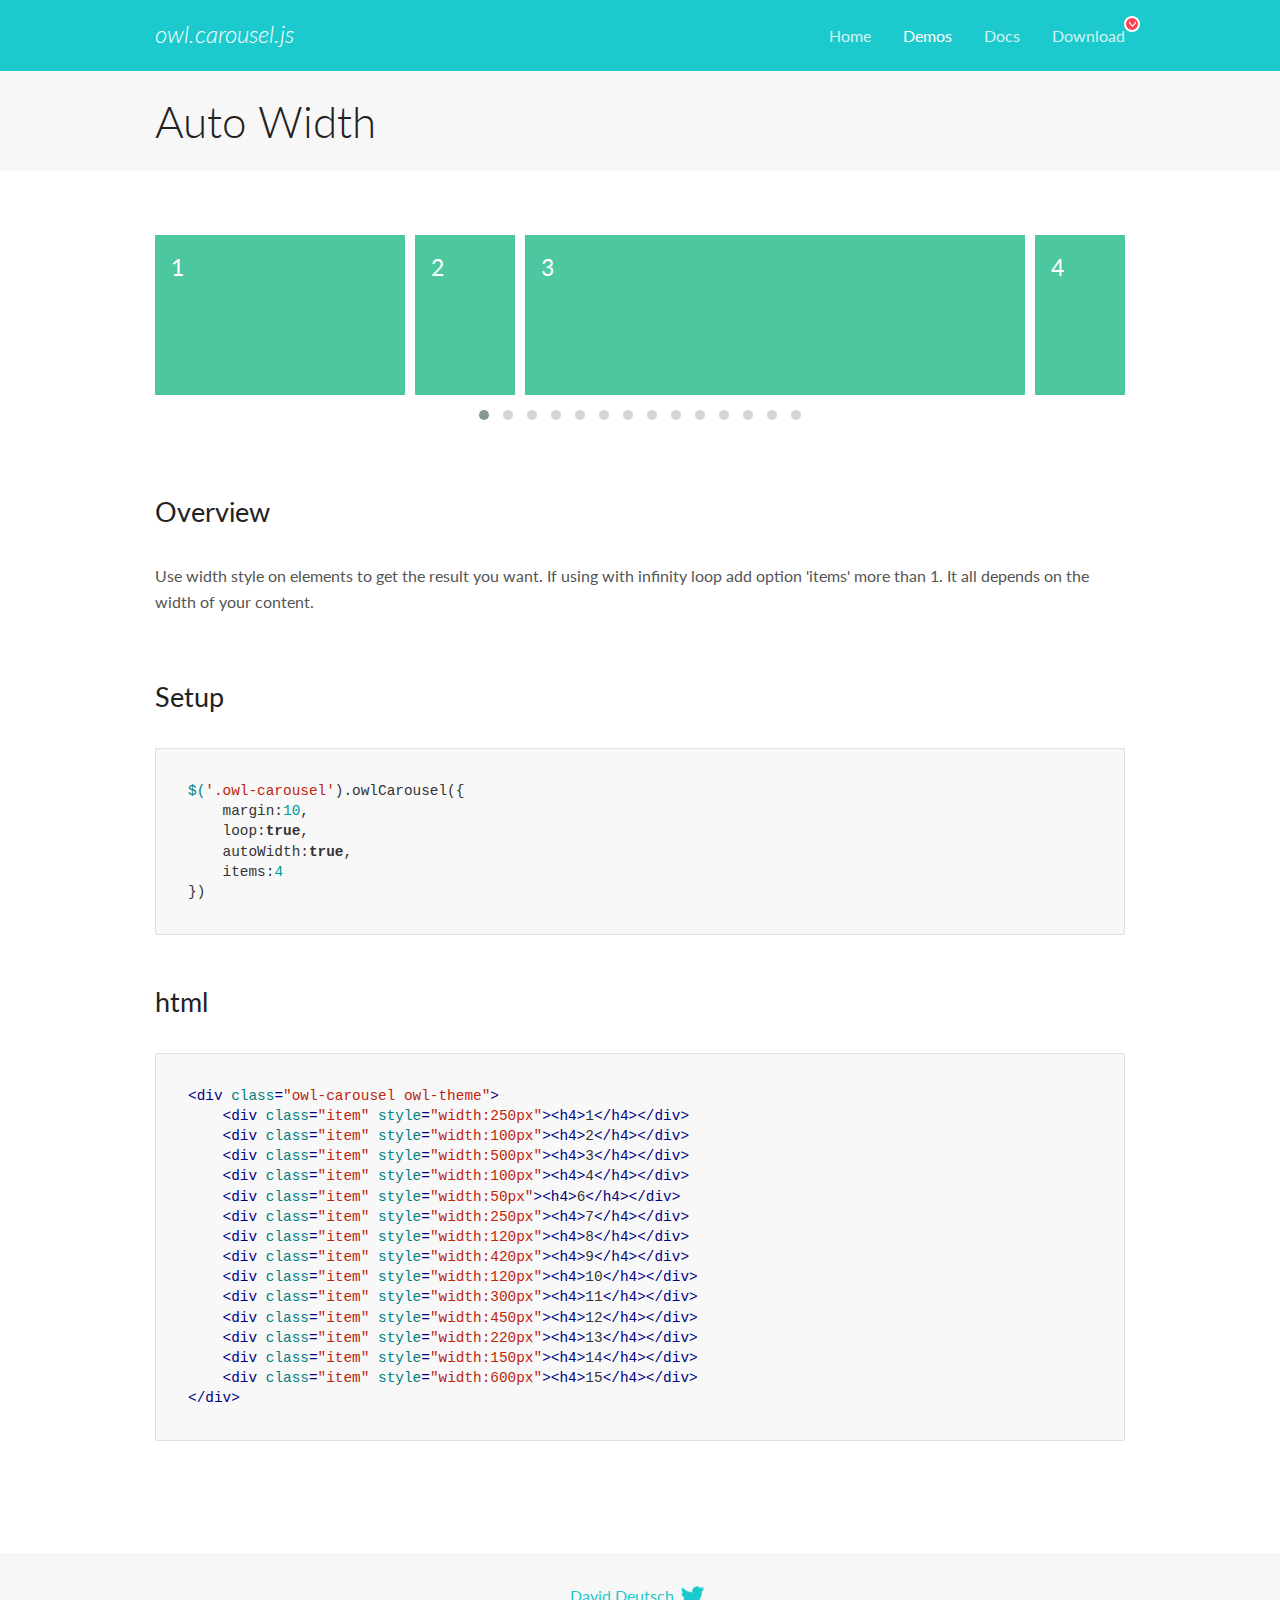
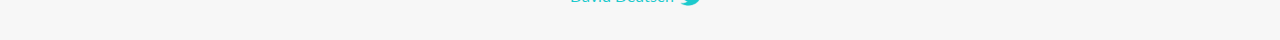
<file: OwlCarousel2-2.3.4/docs/demos/autowidth.html>
<!DOCTYPE html>
<html lang="en">
  <head>

    <!-- head -->
    <meta charset="utf-8">
    <meta name="msapplication-tap-highlight" content="no" />
    <meta name="viewport" content="width=device-width, initial-scale=1.0" />
    <meta name="description" content="Auto Width">
    <meta name="author" content="David Deutsch">
    <title>
      Auto Width Demo | Owl Carousel | 2.3.4
    </title>

    <!-- Stylesheets -->
    <link href='https://fonts.googleapis.com/css?family=Lato:300,400,700,400italic,300italic' rel='stylesheet' type='text/css'>
    <link rel="stylesheet" href="../assets/css/docs.theme.min.css">

    <!-- Owl Stylesheets -->
    <link rel="stylesheet" href="../assets/owlcarousel/assets/owl.carousel.min.css">
    <link rel="stylesheet" href="../assets/owlcarousel/assets/owl.theme.default.min.css">

    <!-- HTML5 shim and Respond.js IE8 support of HTML5 elements and media queries -->

    <!--[if lt IE 9]>
      <script src="https://oss.maxcdn.com/libs/html5shiv/3.7.0/html5shiv.js"></script>
      <script src="https://oss.maxcdn.com/libs/respond.js/1.3.0/respond.min.js"></script>
    <![endif]-->

    <!-- Favicons -->
    <link rel="apple-touch-icon-precomposed" sizes="144x144" href="../assets/ico/apple-touch-icon-144-precomposed.png">
    <link rel="shortcut icon" href="../assets/ico/favicon.png">
    <link rel="shortcut icon" href="favicon.ico">

    <!-- Yeah i know js should not be in header. Its required for demos.-->

    <!-- javascript -->
    <script src="../assets/vendors/jquery.min.js"></script>
    <script src="../assets/owlcarousel/owl.carousel.js"></script>
  </head>
  <body>

    <!-- header -->
    <header class="header">
      <div class="row">
        <div class="large-12 columns">
          <div class="brand left">
            <h3>
              <a href="/OwlCarousel2/">owl.carousel.js</a> 
            </h3>
          </div>
          <a id="toggle-nav" class="right">
            <span></span> <span></span> <span></span> 
          </a> 
          <div class="nav-bar">
            <ul class="clearfix">
              <li> <a href="/OwlCarousel2/index.html">Home</a>  </li>
              <li class="active">
                <a href="/OwlCarousel2/demos/demos.html">Demos</a> 
              </li>
              <li> <a href="/OwlCarousel2/docs/started-welcome.html">Docs</a>  </li>
              <li>
                <a href="https://github.com/OwlCarousel2/OwlCarousel2/archive/2.3.4.zip">Download</a> 
                <span class="download"></span> 
              </li>
            </ul>
          </div>
        </div>
      </div>
    </header>

    <!-- title -->
    <section class="title">
      <div class="row">
        <div class="large-12 columns">
          <h1>Auto Width</h1>
        </div>
      </div>
    </section>

    <!--  Demos -->
    <section id="demos">
      <div class="row">
        <div class="large-12 columns">
          <div class="owl-carousel owl-theme">
            <div class="item" style="width:250px">
              <h4>1</h4>
            </div>
            <div class="item" style="width:100px">
              <h4>2</h4>
            </div>
            <div class="item" style="width:500px">
              <h4>3</h4>
            </div>
            <div class="item" style="width:100px">
              <h4>4</h4>
            </div>
            <div class="item" style="width:50px">
              <h4>6</h4>
            </div>
            <div class="item" style="width:250px">
              <h4>7</h4>
            </div>
            <div class="item" style="width:120px">
              <h4>8</h4>
            </div>
            <div class="item" style="width:420px">
              <h4>9</h4>
            </div>
            <div class="item" style="width:120px">
              <h4>10</h4>
            </div>
            <div class="item" style="width:300px">
              <h4>11</h4>
            </div>
            <div class="item" style="width:450px">
              <h4>12</h4>
            </div>
            <div class="item" style="width:220px">
              <h4>13</h4>
            </div>
            <div class="item" style="width:150px">
              <h4>14</h4>
            </div>
            <div class="item" style="width:600px">
              <h4>15</h4>
            </div>
          </div>
          <h3 id="overview">Overview</h3>
          <p>Use width style on elements to get the result you want. If using with infinity loop add option &#39;items&#39; more than 1. It all depends on the width of your content.</p>
          <h3 id="setup">Setup</h3>
          <pre><code>$(&#39;.owl-carousel&#39;).owlCarousel({
    margin:10,
    loop:true,
    autoWidth:true,
    items:4
})</code></pre>
          <h3 id="html">html</h3>
          <pre><code>&lt;div class=&quot;owl-carousel owl-theme&quot;&gt;
    &lt;div class=&quot;item&quot; style=&quot;width:250px&quot;&gt;&lt;h4&gt;1&lt;/h4&gt;&lt;/div&gt;
    &lt;div class=&quot;item&quot; style=&quot;width:100px&quot;&gt;&lt;h4&gt;2&lt;/h4&gt;&lt;/div&gt;
    &lt;div class=&quot;item&quot; style=&quot;width:500px&quot;&gt;&lt;h4&gt;3&lt;/h4&gt;&lt;/div&gt;
    &lt;div class=&quot;item&quot; style=&quot;width:100px&quot;&gt;&lt;h4&gt;4&lt;/h4&gt;&lt;/div&gt;
    &lt;div class=&quot;item&quot; style=&quot;width:50px&quot;&gt;&lt;h4&gt;6&lt;/h4&gt;&lt;/div&gt;
    &lt;div class=&quot;item&quot; style=&quot;width:250px&quot;&gt;&lt;h4&gt;7&lt;/h4&gt;&lt;/div&gt;
    &lt;div class=&quot;item&quot; style=&quot;width:120px&quot;&gt;&lt;h4&gt;8&lt;/h4&gt;&lt;/div&gt;
    &lt;div class=&quot;item&quot; style=&quot;width:420px&quot;&gt;&lt;h4&gt;9&lt;/h4&gt;&lt;/div&gt;
    &lt;div class=&quot;item&quot; style=&quot;width:120px&quot;&gt;&lt;h4&gt;10&lt;/h4&gt;&lt;/div&gt;
    &lt;div class=&quot;item&quot; style=&quot;width:300px&quot;&gt;&lt;h4&gt;11&lt;/h4&gt;&lt;/div&gt;
    &lt;div class=&quot;item&quot; style=&quot;width:450px&quot;&gt;&lt;h4&gt;12&lt;/h4&gt;&lt;/div&gt;
    &lt;div class=&quot;item&quot; style=&quot;width:220px&quot;&gt;&lt;h4&gt;13&lt;/h4&gt;&lt;/div&gt;
    &lt;div class=&quot;item&quot; style=&quot;width:150px&quot;&gt;&lt;h4&gt;14&lt;/h4&gt;&lt;/div&gt;
    &lt;div class=&quot;item&quot; style=&quot;width:600px&quot;&gt;&lt;h4&gt;15&lt;/h4&gt;&lt;/div&gt;
&lt;/div&gt;</code></pre>
          <script>
            $(document).ready(function() {
              $('.owl-carousel').owlCarousel({
                margin: 10,
                loop: true,
                autoWidth: true,
                items: 4
              })
            })
          </script>
        </div>
      </div>
    </section>

    <!-- footer -->
    <footer class="footer">
      <div class="row">
        <div class="large-12 columns">
          <h5>
            <a href="/OwlCarousel2/docs/support-contact.html">David Deutsch</a> 
            <a id="custom-tweet-button" href="https://twitter.com/share?url=https://github.com/OwlCarousel2/OwlCarousel2&text=Owl Carousel - This is so awesome! " target="_blank"></a> 
          </h5>
        </div>
      </div>
    </footer>

    <!-- vendors -->
    <script src="../assets/vendors/highlight.js"></script>
    <script src="../assets/js/app.js"></script>
  </body>
</html>
</file>
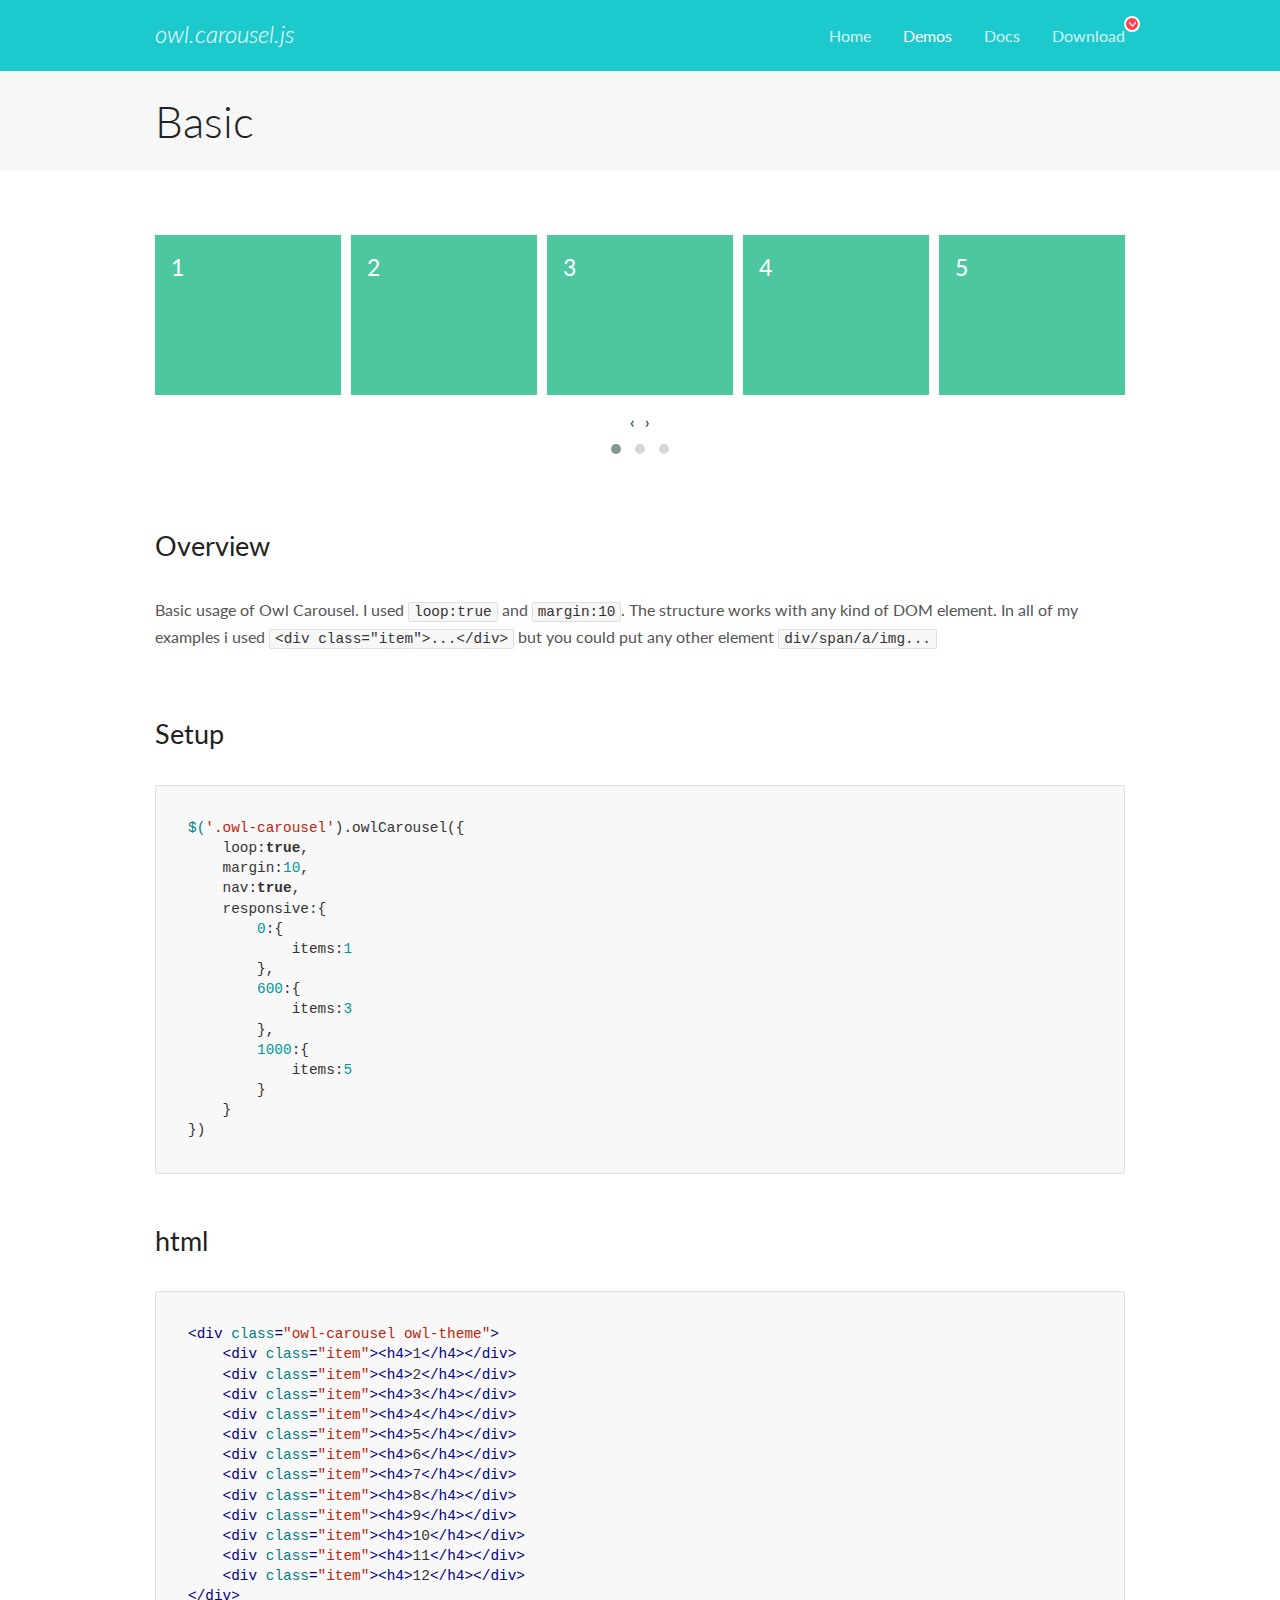
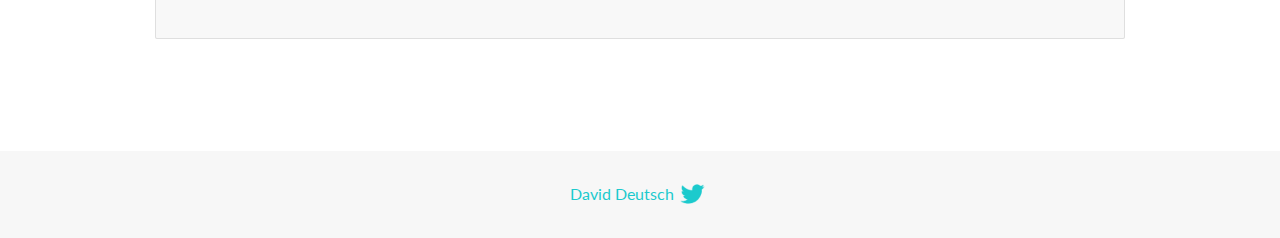
<file: OwlCarousel2-2.3.4/docs/demos/basic.html>
<!DOCTYPE html>
<html lang="en">
  <head>

    <!-- head -->
    <meta charset="utf-8">
    <meta name="msapplication-tap-highlight" content="no" />
    <meta name="viewport" content="width=device-width, initial-scale=1.0" />
    <meta name="description" content="Basic usage demo">
    <meta name="author" content="David Deutsch">
    <title>
      Basic Demo | Owl Carousel | 2.3.4
    </title>

    <!-- Stylesheets -->
    <link href='https://fonts.googleapis.com/css?family=Lato:300,400,700,400italic,300italic' rel='stylesheet' type='text/css'>
    <link rel="stylesheet" href="../assets/css/docs.theme.min.css">

    <!-- Owl Stylesheets -->
    <link rel="stylesheet" href="../assets/owlcarousel/assets/owl.carousel.min.css">
    <link rel="stylesheet" href="../assets/owlcarousel/assets/owl.theme.default.min.css">

    <!-- HTML5 shim and Respond.js IE8 support of HTML5 elements and media queries -->

    <!--[if lt IE 9]>
      <script src="https://oss.maxcdn.com/libs/html5shiv/3.7.0/html5shiv.js"></script>
      <script src="https://oss.maxcdn.com/libs/respond.js/1.3.0/respond.min.js"></script>
    <![endif]-->

    <!-- Favicons -->
    <link rel="apple-touch-icon-precomposed" sizes="144x144" href="../assets/ico/apple-touch-icon-144-precomposed.png">
    <link rel="shortcut icon" href="../assets/ico/favicon.png">
    <link rel="shortcut icon" href="favicon.ico">

    <!-- Yeah i know js should not be in header. Its required for demos.-->

    <!-- javascript -->
    <script src="../assets/vendors/jquery.min.js"></script>
    <script src="../assets/owlcarousel/owl.carousel.js"></script>
  </head>
  <body>

    <!-- header -->
    <header class="header">
      <div class="row">
        <div class="large-12 columns">
          <div class="brand left">
            <h3>
              <a href="/OwlCarousel2/">owl.carousel.js</a> 
            </h3>
          </div>
          <a id="toggle-nav" class="right">
            <span></span> <span></span> <span></span> 
          </a> 
          <div class="nav-bar">
            <ul class="clearfix">
              <li> <a href="/OwlCarousel2/index.html">Home</a>  </li>
              <li class="active">
                <a href="/OwlCarousel2/demos/demos.html">Demos</a> 
              </li>
              <li> <a href="/OwlCarousel2/docs/started-welcome.html">Docs</a>  </li>
              <li>
                <a href="https://github.com/OwlCarousel2/OwlCarousel2/archive/2.3.4.zip">Download</a> 
                <span class="download"></span> 
              </li>
            </ul>
          </div>
        </div>
      </div>
    </header>

    <!-- title -->
    <section class="title">
      <div class="row">
        <div class="large-12 columns">
          <h1>Basic</h1>
        </div>
      </div>
    </section>

    <!--  Demos -->
    <section id="demos">
      <div class="row">
        <div class="large-12 columns">
          <div class="owl-carousel owl-theme">
            <div class="item">
              <h4>1</h4>
            </div>
            <div class="item">
              <h4>2</h4>
            </div>
            <div class="item">
              <h4>3</h4>
            </div>
            <div class="item">
              <h4>4</h4>
            </div>
            <div class="item">
              <h4>5</h4>
            </div>
            <div class="item">
              <h4>6</h4>
            </div>
            <div class="item">
              <h4>7</h4>
            </div>
            <div class="item">
              <h4>8</h4>
            </div>
            <div class="item">
              <h4>9</h4>
            </div>
            <div class="item">
              <h4>10</h4>
            </div>
            <div class="item">
              <h4>11</h4>
            </div>
            <div class="item">
              <h4>12</h4>
            </div>
          </div>
          <h3 id="overview">Overview</h3>
          <p>Basic usage of Owl Carousel. I used <code>loop:true</code> and <code>margin:10</code>. The structure works with any kind of DOM element. In all of my examples i used <code>&lt;div class=&quot;item&quot;&gt;...&lt;/div&gt;</code> but you could
            put any other element <code>div/span/a/img...</code></p>
          <h3 id="setup">Setup</h3>
          <pre><code>$(&#39;.owl-carousel&#39;).owlCarousel({
    loop:true,
    margin:10,
    nav:true,
    responsive:{
        0:{
            items:1
        },
        600:{
            items:3
        },
        1000:{
            items:5
        }
    }
})</code></pre>
          <h3 id="html">html</h3>
          <pre><code>&lt;div class=&quot;owl-carousel owl-theme&quot;&gt;
    &lt;div class=&quot;item&quot;&gt;&lt;h4&gt;1&lt;/h4&gt;&lt;/div&gt;
    &lt;div class=&quot;item&quot;&gt;&lt;h4&gt;2&lt;/h4&gt;&lt;/div&gt;
    &lt;div class=&quot;item&quot;&gt;&lt;h4&gt;3&lt;/h4&gt;&lt;/div&gt;
    &lt;div class=&quot;item&quot;&gt;&lt;h4&gt;4&lt;/h4&gt;&lt;/div&gt;
    &lt;div class=&quot;item&quot;&gt;&lt;h4&gt;5&lt;/h4&gt;&lt;/div&gt;
    &lt;div class=&quot;item&quot;&gt;&lt;h4&gt;6&lt;/h4&gt;&lt;/div&gt;
    &lt;div class=&quot;item&quot;&gt;&lt;h4&gt;7&lt;/h4&gt;&lt;/div&gt;
    &lt;div class=&quot;item&quot;&gt;&lt;h4&gt;8&lt;/h4&gt;&lt;/div&gt;
    &lt;div class=&quot;item&quot;&gt;&lt;h4&gt;9&lt;/h4&gt;&lt;/div&gt;
    &lt;div class=&quot;item&quot;&gt;&lt;h4&gt;10&lt;/h4&gt;&lt;/div&gt;
    &lt;div class=&quot;item&quot;&gt;&lt;h4&gt;11&lt;/h4&gt;&lt;/div&gt;
    &lt;div class=&quot;item&quot;&gt;&lt;h4&gt;12&lt;/h4&gt;&lt;/div&gt;
&lt;/div&gt;</code></pre>
          <script>
            $(document).ready(function() {
              var owl = $('.owl-carousel');
              owl.owlCarousel({
                margin: 10,
                nav: true,
                loop: true,
                responsive: {
                  0: {
                    items: 1
                  },
                  600: {
                    items: 3
                  },
                  1000: {
                    items: 5
                  }
                }
              })
            })
          </script>
        </div>
      </div>
    </section>

    <!-- footer -->
    <footer class="footer">
      <div class="row">
        <div class="large-12 columns">
          <h5>
            <a href="/OwlCarousel2/docs/support-contact.html">David Deutsch</a> 
            <a id="custom-tweet-button" href="https://twitter.com/share?url=https://github.com/OwlCarousel2/OwlCarousel2&text=Owl Carousel - This is so awesome! " target="_blank"></a> 
          </h5>
        </div>
      </div>
    </footer>

    <!-- vendors -->
    <script src="../assets/vendors/highlight.js"></script>
    <script src="../assets/js/app.js"></script>
  </body>
</html>
</file>
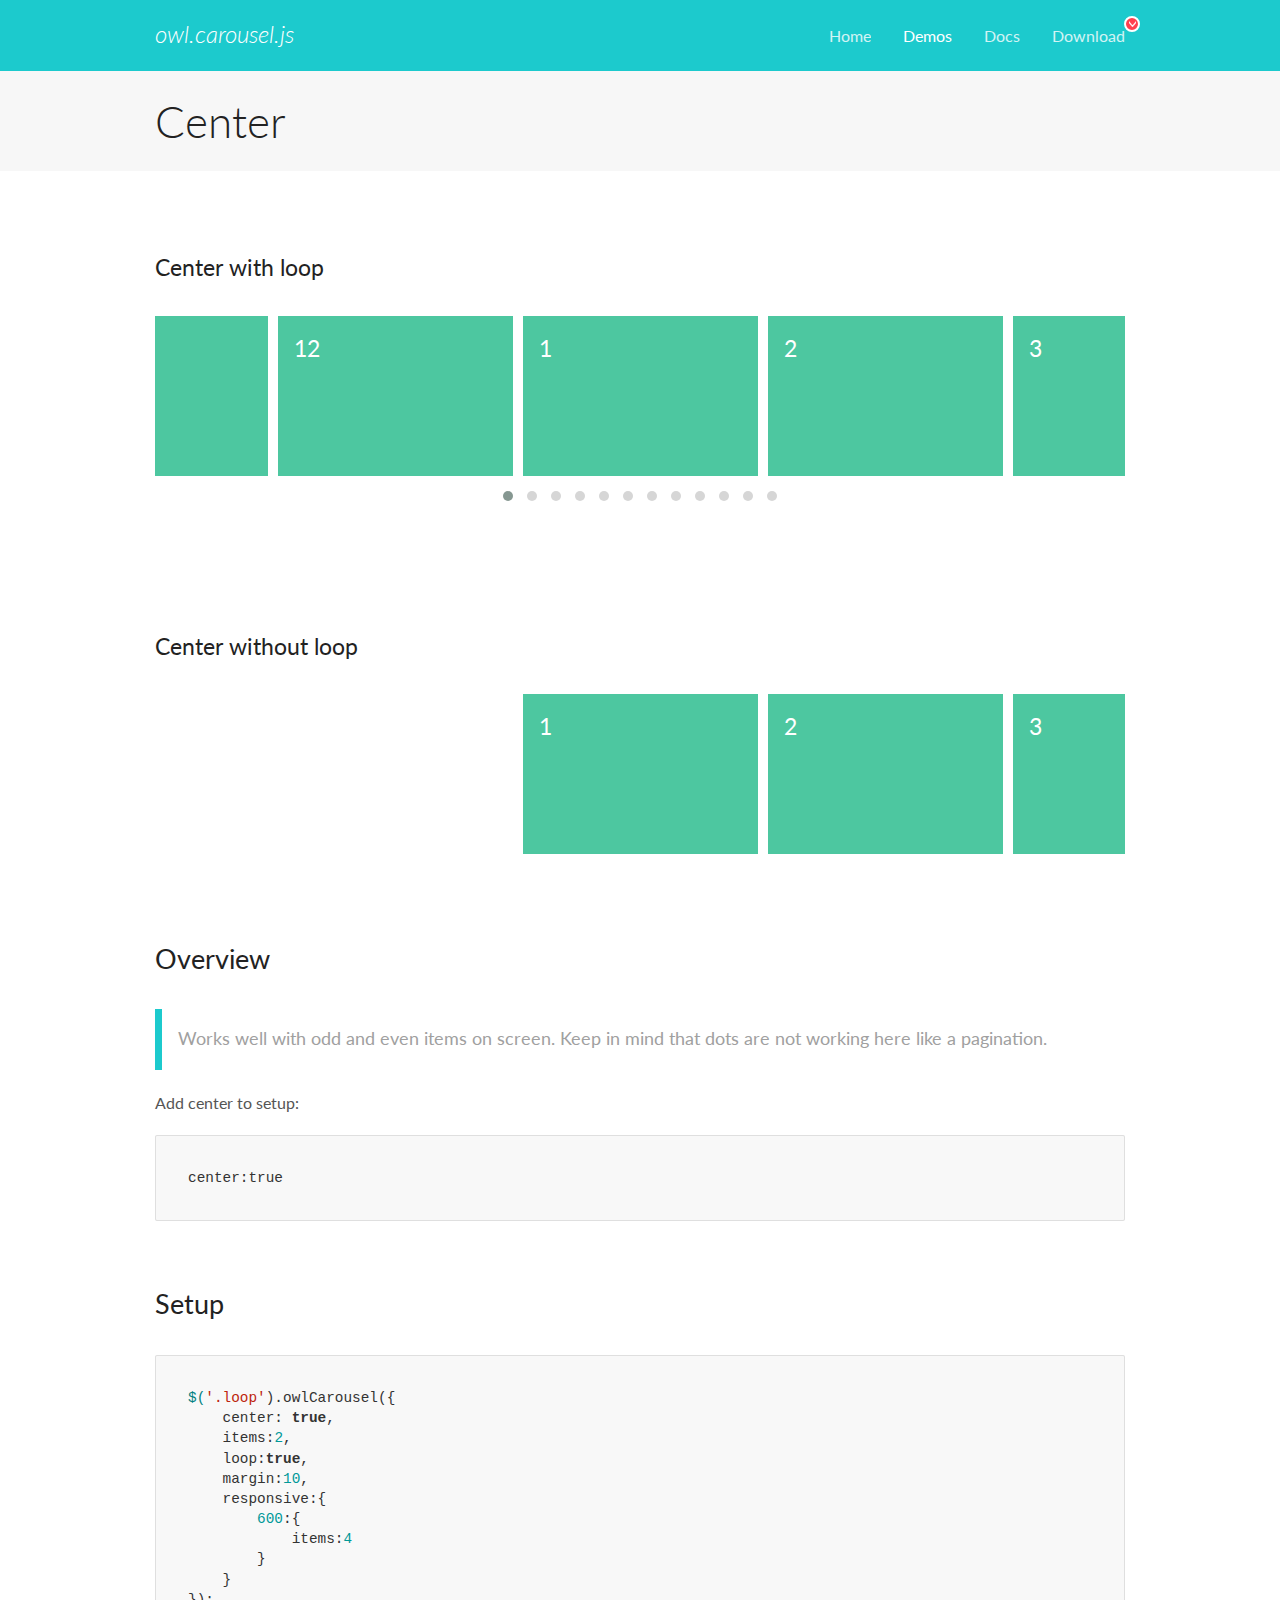
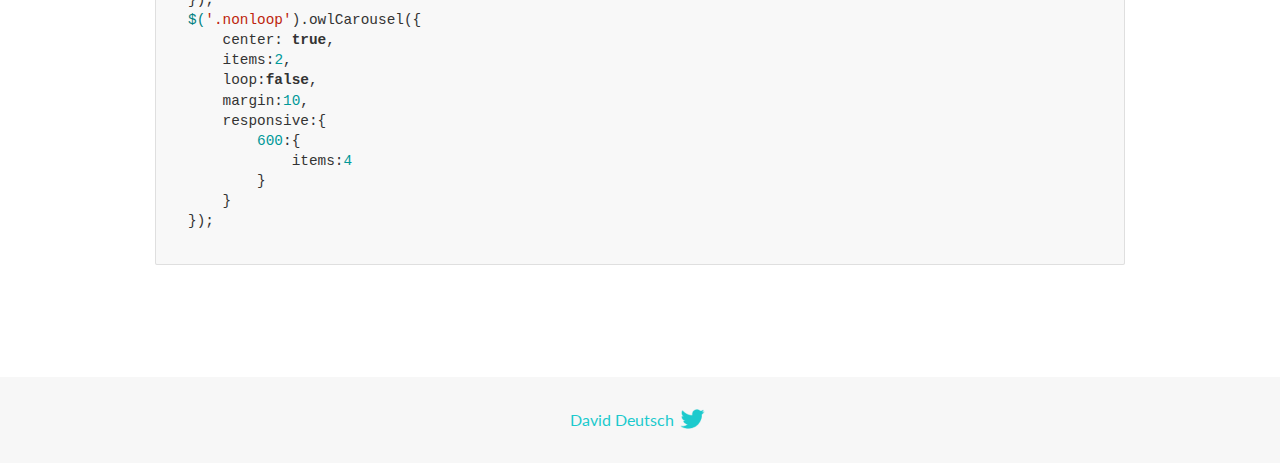
<file: OwlCarousel2-2.3.4/docs/demos/center.html>
<!DOCTYPE html>
<html lang="en">
  <head>

    <!-- head -->
    <meta charset="utf-8">
    <meta name="msapplication-tap-highlight" content="no" />
    <meta name="viewport" content="width=device-width, initial-scale=1.0" />
    <meta name="description" content="Center carousel">
    <meta name="author" content="David Deutsch">
    <title>
      Center Demo | Owl Carousel | 2.3.4
    </title>

    <!-- Stylesheets -->
    <link href='https://fonts.googleapis.com/css?family=Lato:300,400,700,400italic,300italic' rel='stylesheet' type='text/css'>
    <link rel="stylesheet" href="../assets/css/docs.theme.min.css">

    <!-- Owl Stylesheets -->
    <link rel="stylesheet" href="../assets/owlcarousel/assets/owl.carousel.min.css">
    <link rel="stylesheet" href="../assets/owlcarousel/assets/owl.theme.default.min.css">

    <!-- HTML5 shim and Respond.js IE8 support of HTML5 elements and media queries -->

    <!--[if lt IE 9]>
      <script src="https://oss.maxcdn.com/libs/html5shiv/3.7.0/html5shiv.js"></script>
      <script src="https://oss.maxcdn.com/libs/respond.js/1.3.0/respond.min.js"></script>
    <![endif]-->

    <!-- Favicons -->
    <link rel="apple-touch-icon-precomposed" sizes="144x144" href="../assets/ico/apple-touch-icon-144-precomposed.png">
    <link rel="shortcut icon" href="../assets/ico/favicon.png">
    <link rel="shortcut icon" href="favicon.ico">

    <!-- Yeah i know js should not be in header. Its required for demos.-->

    <!-- javascript -->
    <script src="../assets/vendors/jquery.min.js"></script>
    <script src="../assets/owlcarousel/owl.carousel.js"></script>
  </head>
  <body>

    <!-- header -->
    <header class="header">
      <div class="row">
        <div class="large-12 columns">
          <div class="brand left">
            <h3>
              <a href="/OwlCarousel2/">owl.carousel.js</a> 
            </h3>
          </div>
          <a id="toggle-nav" class="right">
            <span></span> <span></span> <span></span> 
          </a> 
          <div class="nav-bar">
            <ul class="clearfix">
              <li> <a href="/OwlCarousel2/index.html">Home</a>  </li>
              <li class="active">
                <a href="/OwlCarousel2/demos/demos.html">Demos</a> 
              </li>
              <li> <a href="/OwlCarousel2/docs/started-welcome.html">Docs</a>  </li>
              <li>
                <a href="https://github.com/OwlCarousel2/OwlCarousel2/archive/2.3.4.zip">Download</a> 
                <span class="download"></span> 
              </li>
            </ul>
          </div>
        </div>
      </div>
    </header>

    <!-- title -->
    <section class="title">
      <div class="row">
        <div class="large-12 columns">
          <h1>Center</h1>
        </div>
      </div>
    </section>

    <!--  Demos -->
    <section id="demos">
      <div class="row">
        <div class="large-12 columns">
          <h4 id="center-with-loop">Center with loop</h4>
          <div class="loop owl-carousel owl-theme">
            <div class="item">
              <h4>1</h4>
            </div>
            <div class="item">
              <h4>2</h4>
            </div>
            <div class="item">
              <h4>3</h4>
            </div>
            <div class="item">
              <h4>4</h4>
            </div>
            <div class="item">
              <h4>5</h4>
            </div>
            <div class="item">
              <h4>6</h4>
            </div>
            <div class="item">
              <h4>7</h4>
            </div>
            <div class="item">
              <h4>8</h4>
            </div>
            <div class="item">
              <h4>9</h4>
            </div>
            <div class="item">
              <h4>10</h4>
            </div>
            <div class="item">
              <h4>11</h4>
            </div>
            <div class="item">
              <h4>12</h4>
            </div>
          </div>
          <br>
          <h4 id="center-without-loop">Center without loop</h4>
          <div class="nonloop owl-carousel">
            <div class="item">
              <h4>1</h4>
            </div>
            <div class="item">
              <h4>2</h4>
            </div>
            <div class="item">
              <h4>3</h4>
            </div>
            <div class="item">
              <h4>4</h4>
            </div>
            <div class="item">
              <h4>5</h4>
            </div>
            <div class="item">
              <h4>6</h4>
            </div>
            <div class="item">
              <h4>7</h4>
            </div>
            <div class="item">
              <h4>8</h4>
            </div>
            <div class="item">
              <h4>9</h4>
            </div>
            <div class="item">
              <h4>10</h4>
            </div>
            <div class="item">
              <h4>11</h4>
            </div>
            <div class="item">
              <h4>12</h4>
            </div>
          </div>
          <h3 id="overview">Overview</h3>
          <blockquote>
            <p>Works well with odd and even items on screen. Keep in mind that dots are not working here like a pagination.</p>
          </blockquote>
          <p>Add center to setup:</p>
          <pre><code>center:true</code></pre>
          <h3 id="setup">Setup</h3>
          <pre><code>$(&#39;.loop&#39;).owlCarousel({
    center: true,
    items:2,
    loop:true,
    margin:10,
    responsive:{
        600:{
            items:4
        }
    }
});
$(&#39;.nonloop&#39;).owlCarousel({
    center: true,
    items:2,
    loop:false,
    margin:10,
    responsive:{
        600:{
            items:4
        }
    }
});</code></pre>
          <script>
            jQuery(document).ready(function($) {
              $('.loop').owlCarousel({
                center: true,
                items: 2,
                loop: true,
                margin: 10,
                responsive: {
                  600: {
                    items: 4
                  }
                }
              });
              $('.nonloop').owlCarousel({
                center: true,
                items: 2,
                loop: false,
                margin: 10,
                responsive: {
                  600: {
                    items: 4
                  }
                }
              });
            });
          </script>
        </div>
      </div>
    </section>

    <!-- footer -->
    <footer class="footer">
      <div class="row">
        <div class="large-12 columns">
          <h5>
            <a href="/OwlCarousel2/docs/support-contact.html">David Deutsch</a> 
            <a id="custom-tweet-button" href="https://twitter.com/share?url=https://github.com/OwlCarousel2/OwlCarousel2&text=Owl Carousel - This is so awesome! " target="_blank"></a> 
          </h5>
        </div>
      </div>
    </footer>

    <!-- vendors -->
    <script src="../assets/vendors/highlight.js"></script>
    <script src="../assets/js/app.js"></script>
  </body>
</html>
</file>
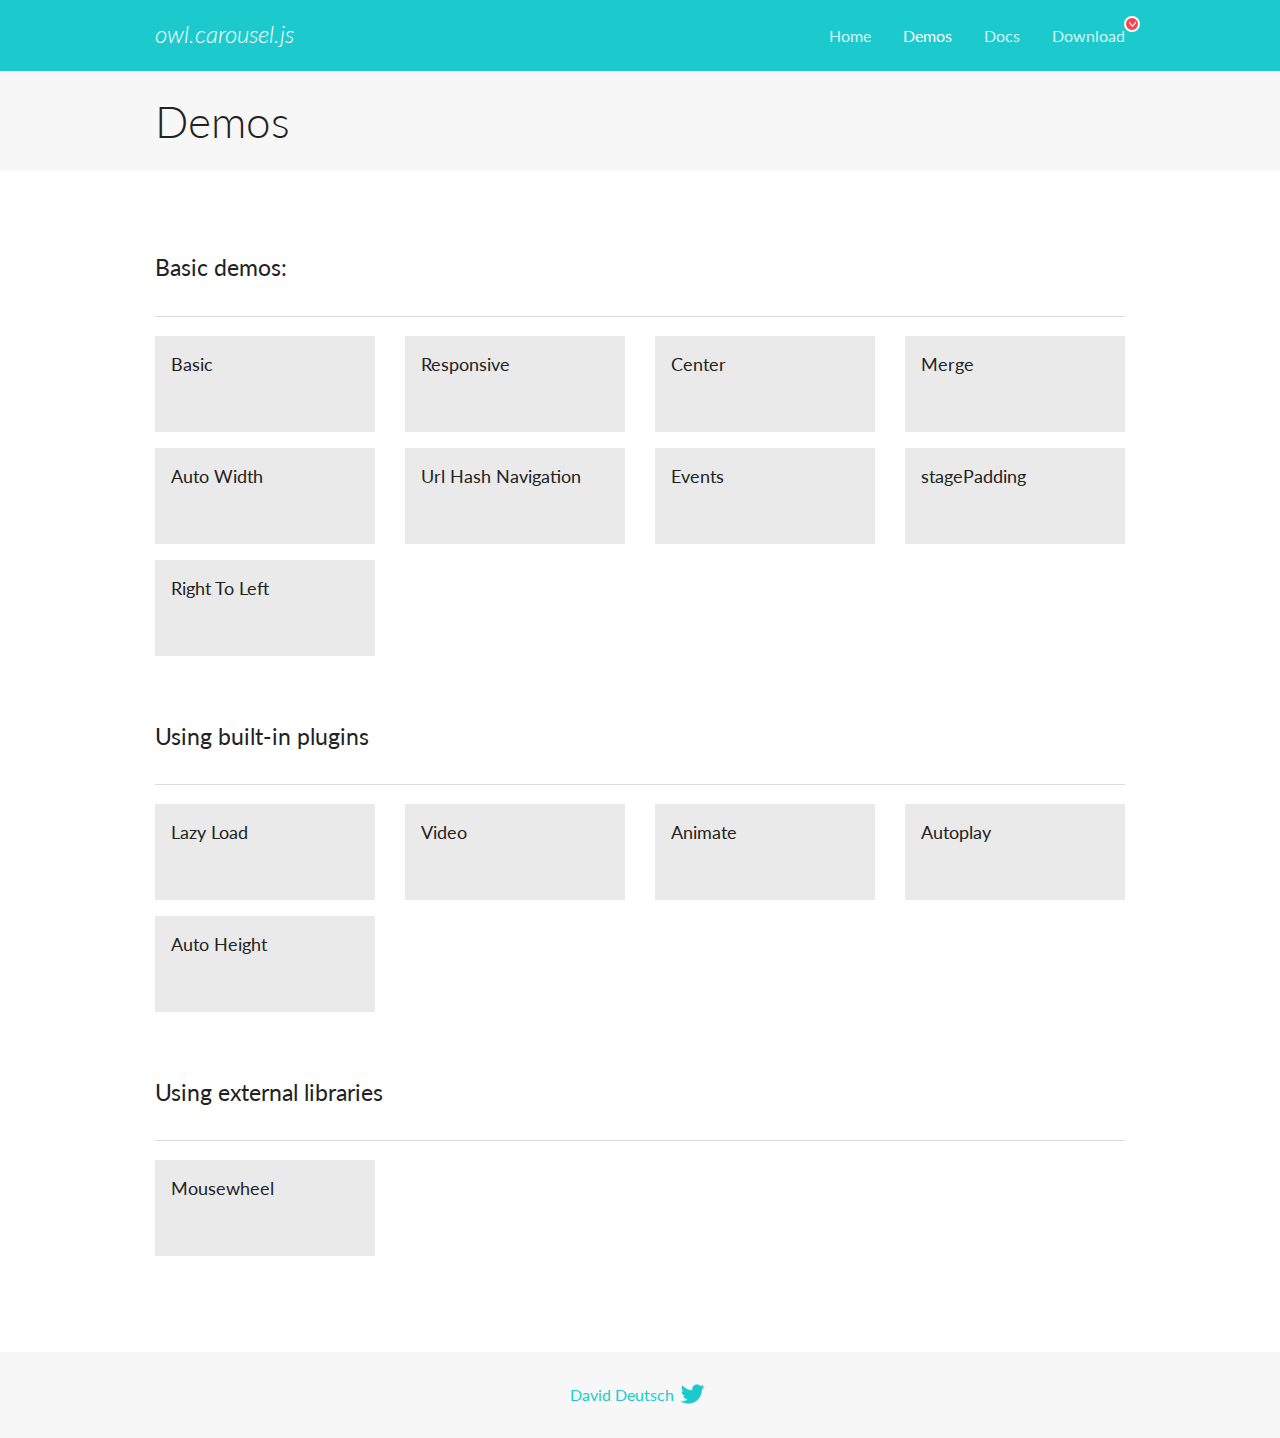
<file: OwlCarousel2-2.3.4/docs/demos/demos.html>
<!DOCTYPE html>
<html lang="en">
  <head>

    <!-- head -->
    <meta charset="utf-8">
    <meta name="msapplication-tap-highlight" content="no" />
    <meta name="viewport" content="width=device-width, initial-scale=1.0" />
    <meta name="description" content="A list of Owl Carousel examples.">
    <meta name="author" content="David Deutsch">
    <title>
      Demos | Owl Carousel | 2.3.4
    </title>

    <!-- Stylesheets -->
    <link href='https://fonts.googleapis.com/css?family=Lato:300,400,700,400italic,300italic' rel='stylesheet' type='text/css'>
    <link rel="stylesheet" href="../assets/css/docs.theme.min.css">

    <!-- Owl Stylesheets -->
    <link rel="stylesheet" href="../assets/owlcarousel/assets/owl.carousel.min.css">
    <link rel="stylesheet" href="../assets/owlcarousel/assets/owl.theme.default.min.css">

    <!-- HTML5 shim and Respond.js IE8 support of HTML5 elements and media queries -->

    <!--[if lt IE 9]>
      <script src="https://oss.maxcdn.com/libs/html5shiv/3.7.0/html5shiv.js"></script>
      <script src="https://oss.maxcdn.com/libs/respond.js/1.3.0/respond.min.js"></script>
    <![endif]-->

    <!-- Favicons -->
    <link rel="apple-touch-icon-precomposed" sizes="144x144" href="../assets/ico/apple-touch-icon-144-precomposed.png">
    <link rel="shortcut icon" href="../assets/ico/favicon.png">
    <link rel="shortcut icon" href="favicon.ico">

    <!-- Yeah i know js should not be in header. Its required for demos.-->

    <!-- javascript -->
    <script src="../assets/vendors/jquery.min.js"></script>
    <script src="../assets/owlcarousel/owl.carousel.js"></script>
  </head>
  <body>

    <!-- header -->
    <header class="header">
      <div class="row">
        <div class="large-12 columns">
          <div class="brand left">
            <h3>
              <a href="/OwlCarousel2/">owl.carousel.js</a> 
            </h3>
          </div>
          <a id="toggle-nav" class="right">
            <span></span> <span></span> <span></span> 
          </a> 
          <div class="nav-bar">
            <ul class="clearfix">
              <li> <a href="/OwlCarousel2/index.html">Home</a>  </li>
              <li class="active">
                <a href="/OwlCarousel2/demos/demos.html">Demos</a> 
              </li>
              <li> <a href="/OwlCarousel2/docs/started-welcome.html">Docs</a>  </li>
              <li>
                <a href="https://github.com/OwlCarousel2/OwlCarousel2/archive/2.3.4.zip">Download</a> 
                <span class="download"></span> 
              </li>
            </ul>
          </div>
        </div>
      </div>
    </header>

    <!-- title -->
    <section class="title">
      <div class="row">
        <div class="large-12 columns">
          <h1>Demos</h1>
        </div>
      </div>
    </section>

    <!--  Demos -->
    <section id="demos">
      <div class="row">
        <div class="large-12 columns">
          <h4 id="basic-demos-">Basic demos:</h4>
          <hr>
          <div class="demo-list">
            <div class="row">
              <div class="small-6 medium-4 large-3 columns">
                <a href="basic.html" class="demo-block">
                  <h5>Basic </h5>
                </a> 
              </div>
              <div class="small-6 medium-4 large-3 columns">
                <a href="responsive.html" class="demo-block">
                  <h5>Responsive </h5>
                </a> 
              </div>
              <div class="small-6 medium-4 large-3 columns">
                <a href="center.html" class="demo-block">
                  <h5>Center </h5>
                </a> 
              </div>
              <div class="small-6 medium-4 large-3 columns">
                <a href="merge.html" class="demo-block">
                  <h5>Merge </h5>
                </a> 
              </div>
              <div class="small-6 medium-4 large-3 columns">
                <a href="autowidth.html" class="demo-block">
                  <h5>Auto Width </h5>
                </a> 
              </div>
              <div class="small-6 medium-4 large-3 columns">
                <a href="urlhashnav.html" class="demo-block">
                  <h5>Url Hash Navigation </h5>
                </a> 
              </div>
              <div class="small-6 medium-4 large-3 columns">
                <a href="events.html" class="demo-block">
                  <h5>Events </h5>
                </a> 
              </div>
              <div class="small-6 medium-4 large-3 columns">
                <a href="stagepadding.html" class="demo-block">
                  <h5>stagePadding </h5>
                </a> 
              </div>
              <div class="small-6 medium-4 large-3 columns">
                <a href="rtl.html" class="demo-block">
                  <h5>Right To Left </h5>
                </a> 
              </div>
            </div>
          </div>
          <h4 id="using-built-in-plugins">Using built-in plugins</h4>
          <hr>
          <div class="demo-list">
            <div class="row">
              <div class="small-6 medium-4 large-3 columns">
                <a href="lazyLoad.html" class="demo-block">
                  <h5>Lazy Load </h5>
                </a> 
              </div>
              <div class="small-6 medium-4 large-3 columns">
                <a href="video.html" class="demo-block">
                  <h5>Video </h5>
                </a> 
              </div>
              <div class="small-6 medium-4 large-3 columns">
                <a href="animate.html" class="demo-block">
                  <h5>Animate </h5>
                </a> 
              </div>
              <div class="small-6 medium-4 large-3 columns">
                <a href="autoplay.html" class="demo-block">
                  <h5>Autoplay </h5>
                </a> 
              </div>
              <div class="small-6 medium-4 large-3 columns">
                <a href="autoheight.html" class="demo-block">
                  <h5>Auto Height </h5>
                </a> 
              </div>
            </div>
          </div>
          <h4 id="using-external-libraries">Using external libraries</h4>
          <hr>
          <div class="demo-list">
            <div class="row">
              <div class="small-6 medium-4 large-3 columns">
                <a href="mousewheel.html" class="demo-block">
                  <h5>Mousewheel </h5>
                </a> 
              </div>
            </div>
          </div>
        </div>
      </div>
    </section>

    <!-- footer -->
    <footer class="footer">
      <div class="row">
        <div class="large-12 columns">
          <h5>
            <a href="/OwlCarousel2/docs/support-contact.html">David Deutsch</a> 
            <a id="custom-tweet-button" href="https://twitter.com/share?url=https://github.com/OwlCarousel2/OwlCarousel2&text=Owl Carousel - This is so awesome! " target="_blank"></a> 
          </h5>
        </div>
      </div>
    </footer>

    <!-- vendors -->
    <script src="../assets/vendors/highlight.js"></script>
    <script src="../assets/js/app.js"></script>
  </body>
</html>
</file>
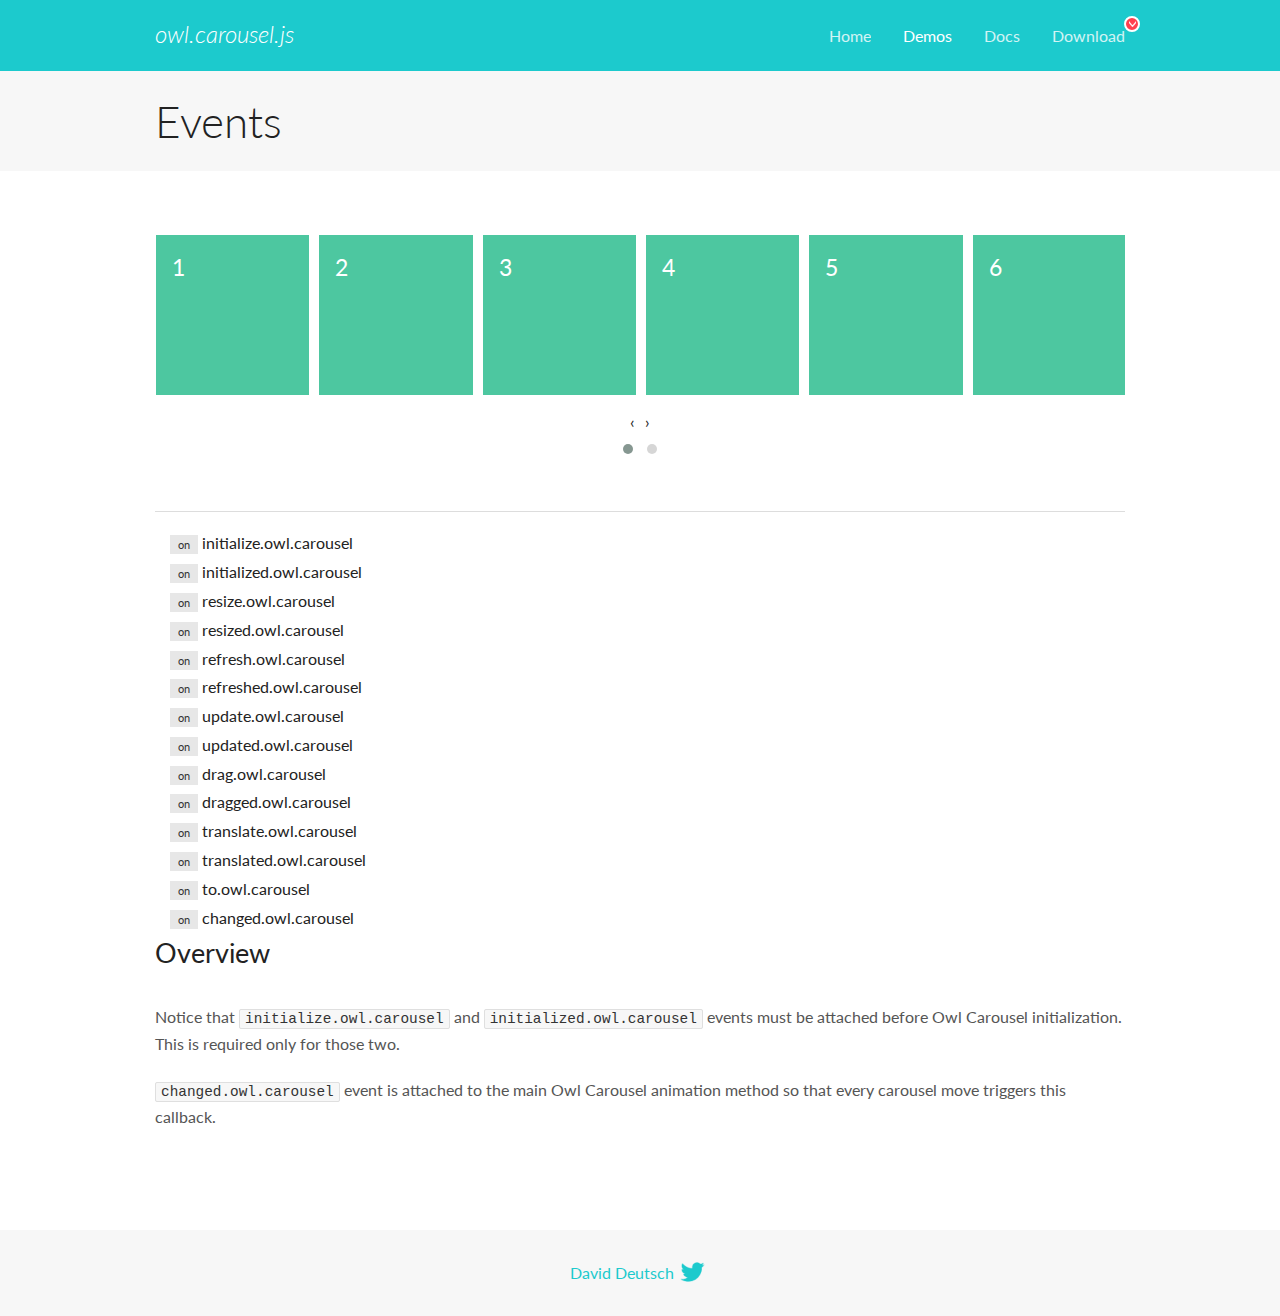
<file: OwlCarousel2-2.3.4/docs/demos/events.html>
<!DOCTYPE html>
<html lang="en">
  <head>

    <!-- head -->
    <meta charset="utf-8">
    <meta name="msapplication-tap-highlight" content="no" />
    <meta name="viewport" content="width=device-width, initial-scale=1.0" />
    <meta name="description" content="Events usage demo">
    <meta name="author" content="David Deutsch">
    <title>
      Events Demo | Owl Carousel | 2.3.4
    </title>

    <!-- Stylesheets -->
    <link href='https://fonts.googleapis.com/css?family=Lato:300,400,700,400italic,300italic' rel='stylesheet' type='text/css'>
    <link rel="stylesheet" href="../assets/css/docs.theme.min.css">

    <!-- Owl Stylesheets -->
    <link rel="stylesheet" href="../assets/owlcarousel/assets/owl.carousel.min.css">
    <link rel="stylesheet" href="../assets/owlcarousel/assets/owl.theme.default.min.css">

    <!-- HTML5 shim and Respond.js IE8 support of HTML5 elements and media queries -->

    <!--[if lt IE 9]>
      <script src="https://oss.maxcdn.com/libs/html5shiv/3.7.0/html5shiv.js"></script>
      <script src="https://oss.maxcdn.com/libs/respond.js/1.3.0/respond.min.js"></script>
    <![endif]-->

    <!-- Favicons -->
    <link rel="apple-touch-icon-precomposed" sizes="144x144" href="../assets/ico/apple-touch-icon-144-precomposed.png">
    <link rel="shortcut icon" href="../assets/ico/favicon.png">
    <link rel="shortcut icon" href="favicon.ico">

    <!-- Yeah i know js should not be in header. Its required for demos.-->

    <!-- javascript -->
    <script src="../assets/vendors/jquery.min.js"></script>
    <script src="../assets/owlcarousel/owl.carousel.js"></script>
  </head>
  <body>

    <!-- header -->
    <header class="header">
      <div class="row">
        <div class="large-12 columns">
          <div class="brand left">
            <h3>
              <a href="/OwlCarousel2/">owl.carousel.js</a> 
            </h3>
          </div>
          <a id="toggle-nav" class="right">
            <span></span> <span></span> <span></span> 
          </a> 
          <div class="nav-bar">
            <ul class="clearfix">
              <li> <a href="/OwlCarousel2/index.html">Home</a>  </li>
              <li class="active">
                <a href="/OwlCarousel2/demos/demos.html">Demos</a> 
              </li>
              <li> <a href="/OwlCarousel2/docs/started-welcome.html">Docs</a>  </li>
              <li>
                <a href="https://github.com/OwlCarousel2/OwlCarousel2/archive/2.3.4.zip">Download</a> 
                <span class="download"></span> 
              </li>
            </ul>
          </div>
        </div>
      </div>
    </header>

    <!-- title -->
    <section class="title">
      <div class="row">
        <div class="large-12 columns">
          <h1>Events</h1>
        </div>
      </div>
    </section>

    <!--  Demos -->
    <section id="demos">
      <div class="row">
        <div class="large-12 columns">
          <div class="owl-carousel owl-theme">
            <div class="item">
              <h4>1</h4>
            </div>
            <div class="item">
              <h4>2</h4>
            </div>
            <div class="item">
              <h4>3</h4>
            </div>
            <div class="item">
              <h4>4</h4>
            </div>
            <div class="item">
              <h4>5</h4>
            </div>
            <div class="item">
              <h4>6</h4>
            </div>
            <div class="item">
              <h4>7</h4>
            </div>
            <div class="item">
              <h4>8</h4>
            </div>
            <div class="item">
              <h4>9</h4>
            </div>
            <div class="item">
              <h4>10</h4>
            </div>
            <div class="item">
              <h4>11</h4>
            </div>
            <div class="item">
              <h4>12</h4>
            </div>
          </div>
          <hr>
          <div class="large-12 columns callbacks">
            <div><span class="label secondary initialize">on</span>  initialize.owl.carousel </div>
            <div><span class="label secondary initialized">on</span>  initialized.owl.carousel </div>
            <div><span class="label secondary resize">on</span>  resize.owl.carousel </div>
            <div><span class="label secondary resized">on</span>  resized.owl.carousel </div>
            <div><span class="label secondary refresh">on</span>  refresh.owl.carousel </div>
            <div><span class="label secondary refreshed">on</span>  refreshed.owl.carousel </div>
            <div><span class="label secondary update">on</span>  update.owl.carousel </div>
            <div><span class="label secondary updated">on</span>  updated.owl.carousel </div>
            <div><span class="label secondary drag">on</span>  drag.owl.carousel </div>
            <div><span class="label secondary dragged">on</span>  dragged.owl.carousel </div>
            <div><span class="label secondary translate">on</span>  translate.owl.carousel </div>
            <div><span class="label secondary translated">on</span>  translated.owl.carousel </div>
            <div><span class="label secondary to">on</span>  to.owl.carousel </div>
            <div><span class="label secondary changed">on</span>  changed.owl.carousel </div>
          </div>
          <h3 id="overview">Overview</h3>
          <p>Notice that <code>initialize.owl.carousel</code> and <code>initialized.owl.carousel</code> events must be attached before Owl Carousel initialization. This is required only for those two.</p>
          <p><code>changed.owl.carousel</code> event is attached to the main Owl Carousel animation method so that every carousel move triggers this callback.</p>
          <script>
            jQuery(document).ready(function($) {
              var owl = $('.owl-carousel');
              owl.on('initialize.owl.carousel initialized.owl.carousel ' +
                'initialize.owl.carousel initialize.owl.carousel ' +
                'resize.owl.carousel resized.owl.carousel ' +
                'refresh.owl.carousel refreshed.owl.carousel ' +
                'update.owl.carousel updated.owl.carousel ' +
                'drag.owl.carousel dragged.owl.carousel ' +
                'translate.owl.carousel translated.owl.carousel ' +
                'to.owl.carousel changed.owl.carousel',
                function(e) {
                  $('.' + e.type)
                    .removeClass('secondary')
                    .addClass('success');
                  window.setTimeout(function() {
                    $('.' + e.type)
                      .removeClass('success')
                      .addClass('secondary');
                  }, 500);
                });
              owl.owlCarousel({
                loop: true,
                nav: true,
                lazyLoad: true,
                margin: 10,
                video: true,
                responsive: {
                  0: {
                    items: 1
                  },
                  600: {
                    items: 3
                  },
                  960: {
                    items: 5,
                  },
                  1200: {
                    items: 6
                  }
                }
              });
            });
          </script>
        </div>
      </div>
    </section>

    <!-- footer -->
    <footer class="footer">
      <div class="row">
        <div class="large-12 columns">
          <h5>
            <a href="/OwlCarousel2/docs/support-contact.html">David Deutsch</a> 
            <a id="custom-tweet-button" href="https://twitter.com/share?url=https://github.com/OwlCarousel2/OwlCarousel2&text=Owl Carousel - This is so awesome! " target="_blank"></a> 
          </h5>
        </div>
      </div>
    </footer>

    <!-- vendors -->
    <script src="../assets/vendors/highlight.js"></script>
    <script src="../assets/js/app.js"></script>
  </body>
</html>
</file>
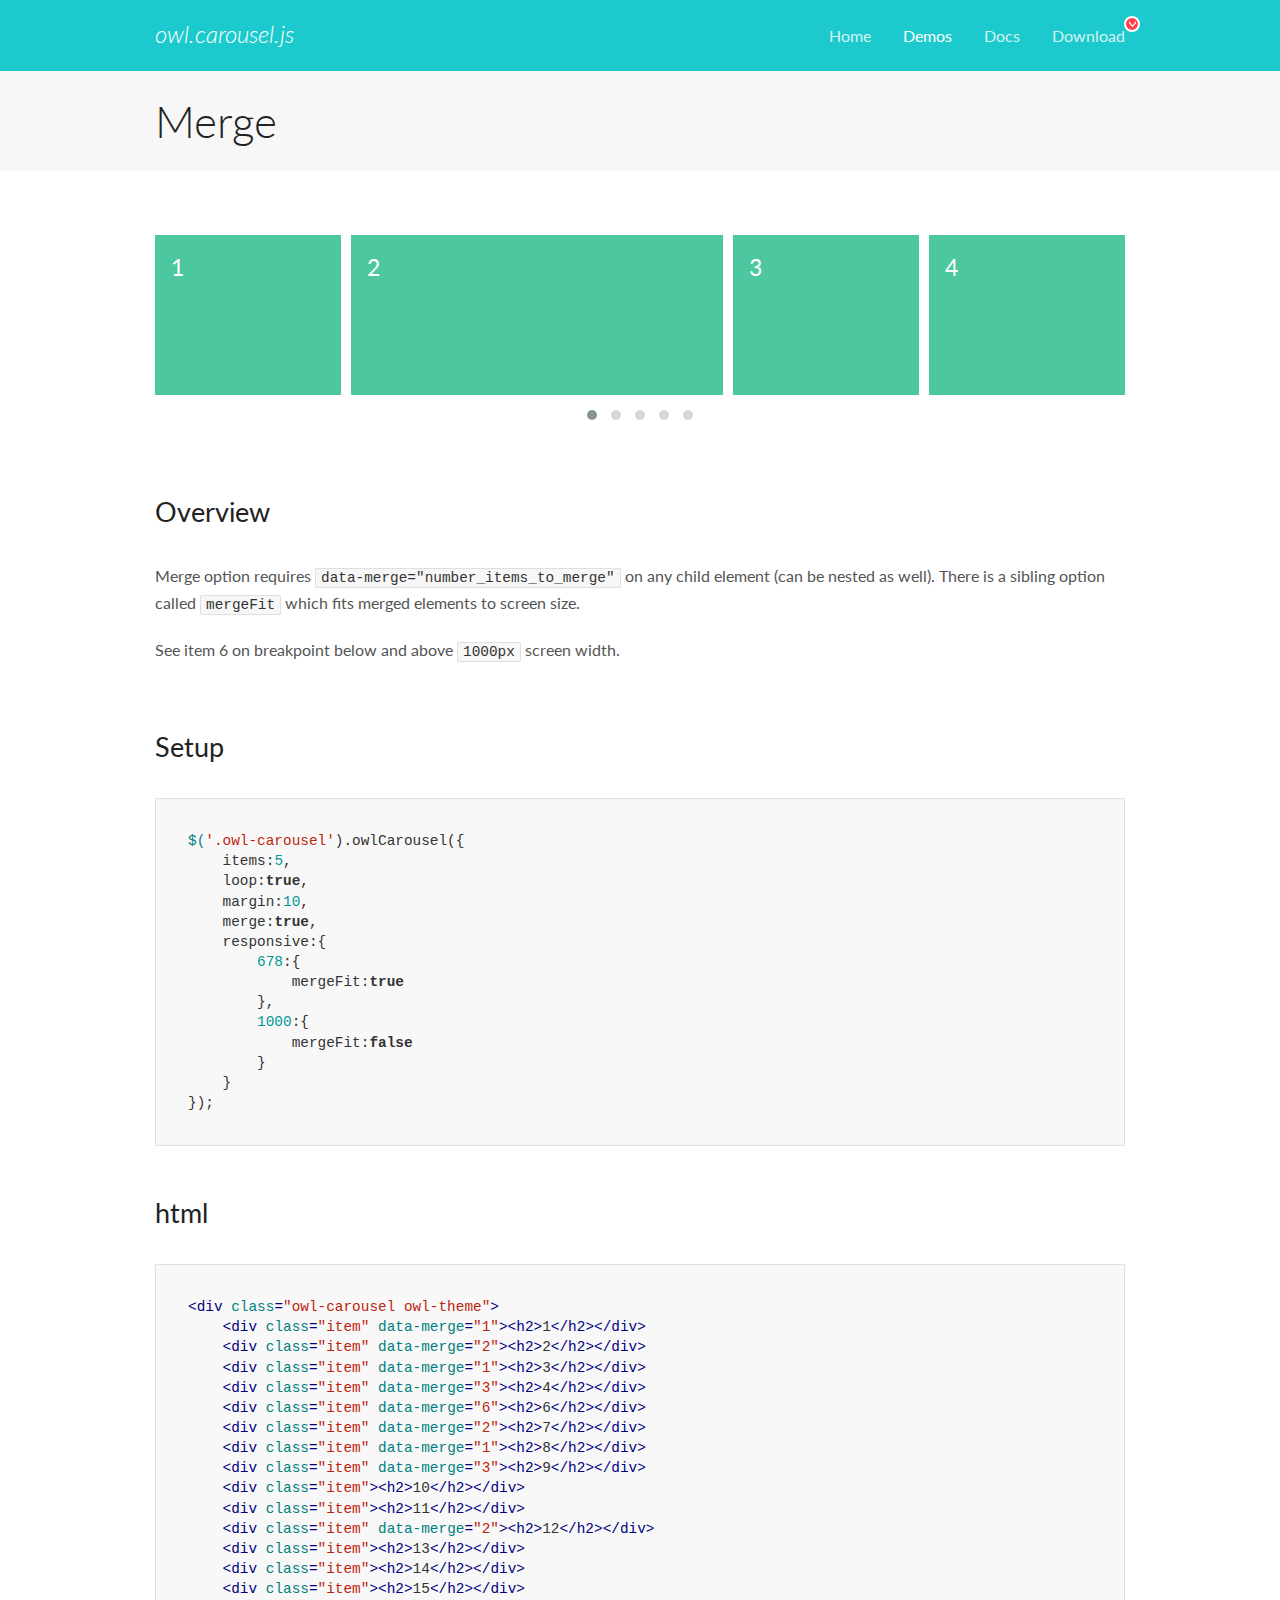
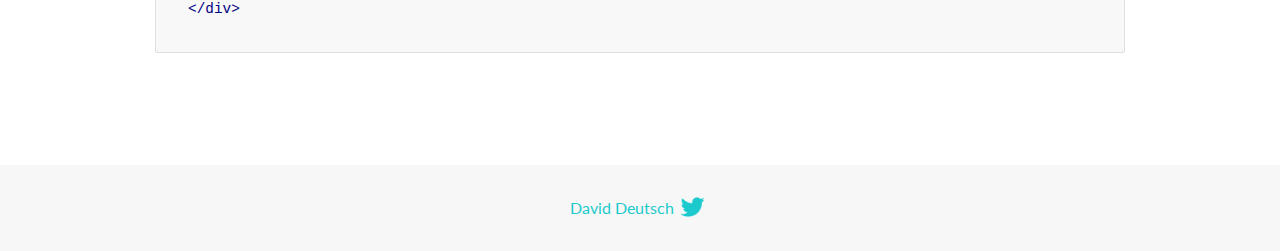
<file: OwlCarousel2-2.3.4/docs/demos/merge.html>
<!DOCTYPE html>
<html lang="en">
  <head>

    <!-- head -->
    <meta charset="utf-8">
    <meta name="msapplication-tap-highlight" content="no" />
    <meta name="viewport" content="width=device-width, initial-scale=1.0" />
    <meta name="description" content="Merge Items">
    <meta name="author" content="David Deutsch">
    <title>
      Merge Demo | Owl Carousel | 2.3.4
    </title>

    <!-- Stylesheets -->
    <link href='https://fonts.googleapis.com/css?family=Lato:300,400,700,400italic,300italic' rel='stylesheet' type='text/css'>
    <link rel="stylesheet" href="../assets/css/docs.theme.min.css">

    <!-- Owl Stylesheets -->
    <link rel="stylesheet" href="../assets/owlcarousel/assets/owl.carousel.min.css">
    <link rel="stylesheet" href="../assets/owlcarousel/assets/owl.theme.default.min.css">

    <!-- HTML5 shim and Respond.js IE8 support of HTML5 elements and media queries -->

    <!--[if lt IE 9]>
      <script src="https://oss.maxcdn.com/libs/html5shiv/3.7.0/html5shiv.js"></script>
      <script src="https://oss.maxcdn.com/libs/respond.js/1.3.0/respond.min.js"></script>
    <![endif]-->

    <!-- Favicons -->
    <link rel="apple-touch-icon-precomposed" sizes="144x144" href="../assets/ico/apple-touch-icon-144-precomposed.png">
    <link rel="shortcut icon" href="../assets/ico/favicon.png">
    <link rel="shortcut icon" href="favicon.ico">

    <!-- Yeah i know js should not be in header. Its required for demos.-->

    <!-- javascript -->
    <script src="../assets/vendors/jquery.min.js"></script>
    <script src="../assets/owlcarousel/owl.carousel.js"></script>
  </head>
  <body>

    <!-- header -->
    <header class="header">
      <div class="row">
        <div class="large-12 columns">
          <div class="brand left">
            <h3>
              <a href="/OwlCarousel2/">owl.carousel.js</a> 
            </h3>
          </div>
          <a id="toggle-nav" class="right">
            <span></span> <span></span> <span></span> 
          </a> 
          <div class="nav-bar">
            <ul class="clearfix">
              <li> <a href="/OwlCarousel2/index.html">Home</a>  </li>
              <li class="active">
                <a href="/OwlCarousel2/demos/demos.html">Demos</a> 
              </li>
              <li> <a href="/OwlCarousel2/docs/started-welcome.html">Docs</a>  </li>
              <li>
                <a href="https://github.com/OwlCarousel2/OwlCarousel2/archive/2.3.4.zip">Download</a> 
                <span class="download"></span> 
              </li>
            </ul>
          </div>
        </div>
      </div>
    </header>

    <!-- title -->
    <section class="title">
      <div class="row">
        <div class="large-12 columns">
          <h1>Merge</h1>
        </div>
      </div>
    </section>

    <!--  Demos -->
    <section id="demos">
      <div class="row">
        <div class="large-12 columns">
          <div class="owl-carousel owl-theme">
            <div class="item" data-merge="1">
              <h4>1</h4>
            </div>
            <div class="item" data-merge="2">
              <h4>2</h4>
            </div>
            <div class="item" data-merge="1">
              <h4>3</h4>
            </div>
            <div class="item" data-merge="3">
              <h4>4</h4>
            </div>
            <div class="item" data-merge="6">
              <h4>6</h4>
            </div>
            <div class="item" data-merge="2">
              <h4>7</h4>
            </div>
            <div class="item" data-merge="1">
              <h4>8</h4>
            </div>
            <div class="item" data-merge="3">
              <h4>9</h4>
            </div>
            <div class="item">
              <h4>10</h4>
            </div>
            <div class="item">
              <h4>11</h4>
            </div>
            <div class="item" data-merge="2">
              <h4>12</h4>
            </div>
            <div class="item">
              <h4>13</h4>
            </div>
            <div class="item">
              <h4>14</h4>
            </div>
            <div class="item">
              <h4>15</h4>
            </div>
          </div>
          <h3 id="overview">Overview</h3>
          <p>Merge option requires <code>data-merge=&quot;number_items_to_merge&quot;</code> on any child element (can be nested as well). There is a sibling option called <code>mergeFit</code> which fits merged elements to screen size. </p>
          <p>See item 6 on breakpoint below and above <code>1000px</code> screen width.</p>
          <h3 id="setup">Setup</h3>
          <pre><code>$(&#39;.owl-carousel&#39;).owlCarousel({
    items:5,
    loop:true,
    margin:10,
    merge:true,
    responsive:{
        678:{
            mergeFit:true
        },
        1000:{
            mergeFit:false
        }
    }
});</code></pre>
          <h3 id="html">html</h3>
          <pre><code>&lt;div class=&quot;owl-carousel owl-theme&quot;&gt;
    &lt;div class=&quot;item&quot; data-merge=&quot;1&quot;&gt;&lt;h2&gt;1&lt;/h2&gt;&lt;/div&gt;
    &lt;div class=&quot;item&quot; data-merge=&quot;2&quot;&gt;&lt;h2&gt;2&lt;/h2&gt;&lt;/div&gt;
    &lt;div class=&quot;item&quot; data-merge=&quot;1&quot;&gt;&lt;h2&gt;3&lt;/h2&gt;&lt;/div&gt;
    &lt;div class=&quot;item&quot; data-merge=&quot;3&quot;&gt;&lt;h2&gt;4&lt;/h2&gt;&lt;/div&gt;
    &lt;div class=&quot;item&quot; data-merge=&quot;6&quot;&gt;&lt;h2&gt;6&lt;/h2&gt;&lt;/div&gt;
    &lt;div class=&quot;item&quot; data-merge=&quot;2&quot;&gt;&lt;h2&gt;7&lt;/h2&gt;&lt;/div&gt;
    &lt;div class=&quot;item&quot; data-merge=&quot;1&quot;&gt;&lt;h2&gt;8&lt;/h2&gt;&lt;/div&gt;
    &lt;div class=&quot;item&quot; data-merge=&quot;3&quot;&gt;&lt;h2&gt;9&lt;/h2&gt;&lt;/div&gt;
    &lt;div class=&quot;item&quot;&gt;&lt;h2&gt;10&lt;/h2&gt;&lt;/div&gt;
    &lt;div class=&quot;item&quot;&gt;&lt;h2&gt;11&lt;/h2&gt;&lt;/div&gt;
    &lt;div class=&quot;item&quot; data-merge=&quot;2&quot;&gt;&lt;h2&gt;12&lt;/h2&gt;&lt;/div&gt;
    &lt;div class=&quot;item&quot;&gt;&lt;h2&gt;13&lt;/h2&gt;&lt;/div&gt;
    &lt;div class=&quot;item&quot;&gt;&lt;h2&gt;14&lt;/h2&gt;&lt;/div&gt;
    &lt;div class=&quot;item&quot;&gt;&lt;h2&gt;15&lt;/h2&gt;&lt;/div&gt;
&lt;/div&gt;</code></pre>
          <script>
            $(document).ready(function() {
              $('.owl-carousel').owlCarousel({
                items: 5,
                loop: true,
                margin: 10,
                merge: true,
                responsive: {
                  678: {
                    mergeFit: true
                  },
                  1000: {
                    mergeFit: false
                  }
                }
              });
            })
          </script>
        </div>
      </div>
    </section>

    <!-- footer -->
    <footer class="footer">
      <div class="row">
        <div class="large-12 columns">
          <h5>
            <a href="/OwlCarousel2/docs/support-contact.html">David Deutsch</a> 
            <a id="custom-tweet-button" href="https://twitter.com/share?url=https://github.com/OwlCarousel2/OwlCarousel2&text=Owl Carousel - This is so awesome! " target="_blank"></a> 
          </h5>
        </div>
      </div>
    </footer>

    <!-- vendors -->
    <script src="../assets/vendors/highlight.js"></script>
    <script src="../assets/js/app.js"></script>
  </body>
</html>
</file>
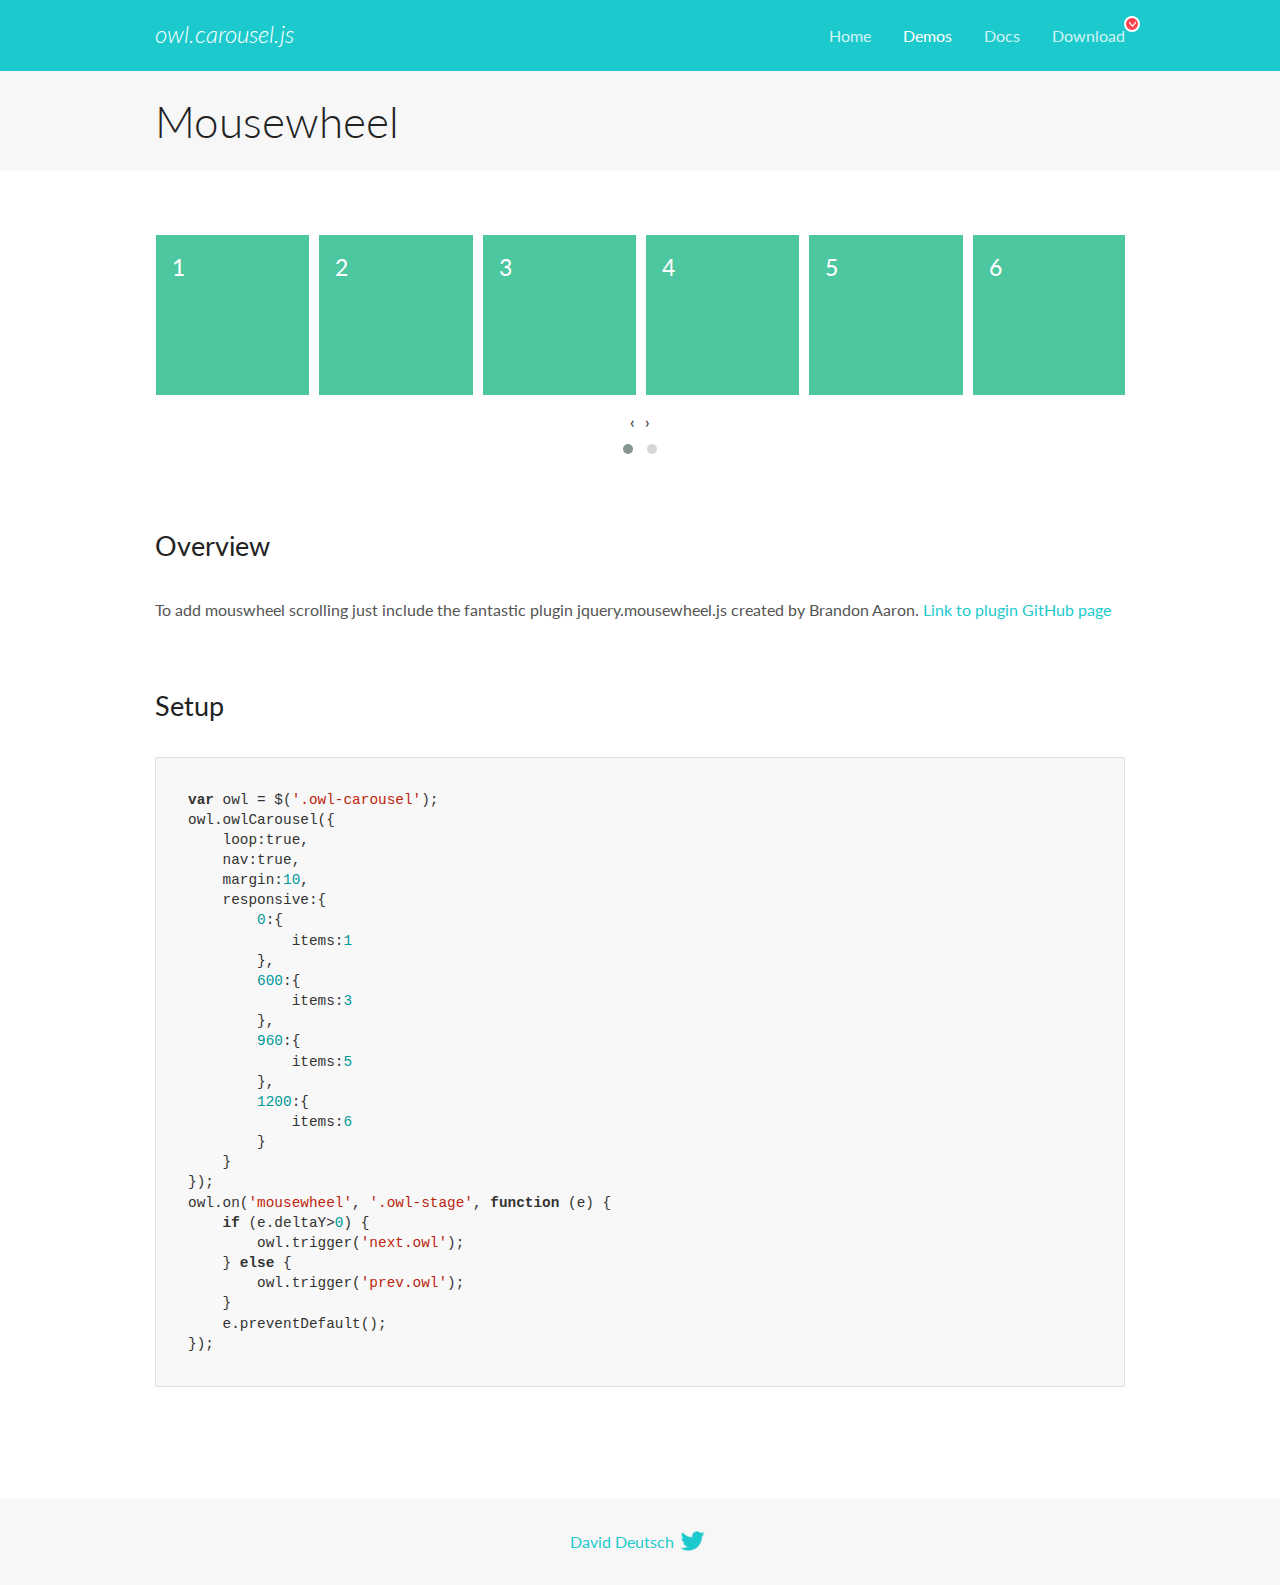
<file: OwlCarousel2-2.3.4/docs/demos/mousewheel.html>
<!DOCTYPE html>
<html lang="en">
  <head>

    <!-- head -->
    <meta charset="utf-8">
    <meta name="msapplication-tap-highlight" content="no" />
    <meta name="viewport" content="width=device-width, initial-scale=1.0" />
    <meta name="description" content="Mousewheel usage demo">
    <meta name="author" content="David Deutsch">
    <title>
      Mousewheel Demo | Owl Carousel | 2.3.4
    </title>

    <!-- Stylesheets -->
    <link href='https://fonts.googleapis.com/css?family=Lato:300,400,700,400italic,300italic' rel='stylesheet' type='text/css'>
    <link rel="stylesheet" href="../assets/css/docs.theme.min.css">

    <!-- Owl Stylesheets -->
    <link rel="stylesheet" href="../assets/owlcarousel/assets/owl.carousel.min.css">
    <link rel="stylesheet" href="../assets/owlcarousel/assets/owl.theme.default.min.css">

    <!-- HTML5 shim and Respond.js IE8 support of HTML5 elements and media queries -->

    <!--[if lt IE 9]>
      <script src="https://oss.maxcdn.com/libs/html5shiv/3.7.0/html5shiv.js"></script>
      <script src="https://oss.maxcdn.com/libs/respond.js/1.3.0/respond.min.js"></script>
    <![endif]-->

    <!-- Favicons -->
    <link rel="apple-touch-icon-precomposed" sizes="144x144" href="../assets/ico/apple-touch-icon-144-precomposed.png">
    <link rel="shortcut icon" href="../assets/ico/favicon.png">
    <link rel="shortcut icon" href="favicon.ico">

    <!-- Yeah i know js should not be in header. Its required for demos.-->

    <!-- javascript -->
    <script src="../assets/vendors/jquery.min.js"></script>
    <script src="../assets/owlcarousel/owl.carousel.js"></script>
  </head>
  <body>

    <!-- header -->
    <header class="header">
      <div class="row">
        <div class="large-12 columns">
          <div class="brand left">
            <h3>
              <a href="/OwlCarousel2/">owl.carousel.js</a> 
            </h3>
          </div>
          <a id="toggle-nav" class="right">
            <span></span> <span></span> <span></span> 
          </a> 
          <div class="nav-bar">
            <ul class="clearfix">
              <li> <a href="/OwlCarousel2/index.html">Home</a>  </li>
              <li class="active">
                <a href="/OwlCarousel2/demos/demos.html">Demos</a> 
              </li>
              <li> <a href="/OwlCarousel2/docs/started-welcome.html">Docs</a>  </li>
              <li>
                <a href="https://github.com/OwlCarousel2/OwlCarousel2/archive/2.3.4.zip">Download</a> 
                <span class="download"></span> 
              </li>
            </ul>
          </div>
        </div>
      </div>
    </header>

    <!-- title -->
    <section class="title">
      <div class="row">
        <div class="large-12 columns">
          <h1>Mousewheel</h1>
        </div>
      </div>
    </section>

    <!--  Demos -->
    <section id="demos">
      <div class="row">
        <div class="large-12 columns">
          <div class="owl-carousel owl-theme">
            <div class="item">
              <h4>1</h4>
            </div>
            <div class="item">
              <h4>2</h4>
            </div>
            <div class="item">
              <h4>3</h4>
            </div>
            <div class="item">
              <h4>4</h4>
            </div>
            <div class="item">
              <h4>5</h4>
            </div>
            <div class="item">
              <h4>6</h4>
            </div>
            <div class="item">
              <h4>7</h4>
            </div>
            <div class="item">
              <h4>8</h4>
            </div>
            <div class="item">
              <h4>9</h4>
            </div>
            <div class="item">
              <h4>10</h4>
            </div>
            <div class="item">
              <h4>11</h4>
            </div>
            <div class="item">
              <h4>12</h4>
            </div>
          </div>
          <h3 id="overview">Overview</h3>
          <p>To add mouswheel scrolling just include the fantastic plugin jquery.mousewheel.js created by Brandon Aaron.
            <a href="https://github.com/brandonaaron/jquery-mousewheel">Link to plugin GitHub page</a> 
          </p>
          <h3 id="setup">Setup</h3>
          <pre><code>var owl = $(&#39;.owl-carousel&#39;);
owl.owlCarousel({
    loop:true,
    nav:true,
    margin:10,
    responsive:{
        0:{
            items:1
        },
        600:{
            items:3
        },            
        960:{
            items:5
        },
        1200:{
            items:6
        }
    }
});
owl.on(&#39;mousewheel&#39;, &#39;.owl-stage&#39;, function (e) {
    if (e.deltaY&gt;0) {
        owl.trigger(&#39;next.owl&#39;);
    } else {
        owl.trigger(&#39;prev.owl&#39;);
    }
    e.preventDefault();
});</code></pre>
          <script src="../assets/vendors/jquery.mousewheel.min.js"></script>
          <script>
            $(document).ready(function() {
              var owl = $('.owl-carousel');
              owl.owlCarousel({
                loop: true,
                nav: true,
                margin: 10,
                responsive: {
                  0: {
                    items: 1
                  },
                  600: {
                    items: 3
                  },
                  960: {
                    items: 5
                  },
                  1200: {
                    items: 6
                  }
                }
              });
              owl.on('mousewheel', '.owl-stage', function(e) {
                if (e.deltaY > 0) {
                  owl.trigger('next.owl');
                } else {
                  owl.trigger('prev.owl');
                }
                e.preventDefault();
              });
            })
          </script>
        </div>
      </div>
    </section>

    <!-- footer -->
    <footer class="footer">
      <div class="row">
        <div class="large-12 columns">
          <h5>
            <a href="/OwlCarousel2/docs/support-contact.html">David Deutsch</a> 
            <a id="custom-tweet-button" href="https://twitter.com/share?url=https://github.com/OwlCarousel2/OwlCarousel2&text=Owl Carousel - This is so awesome! " target="_blank"></a> 
          </h5>
        </div>
      </div>
    </footer>

    <!-- vendors -->
    <script src="../assets/vendors/highlight.js"></script>
    <script src="../assets/js/app.js"></script>
  </body>
</html>
</file>
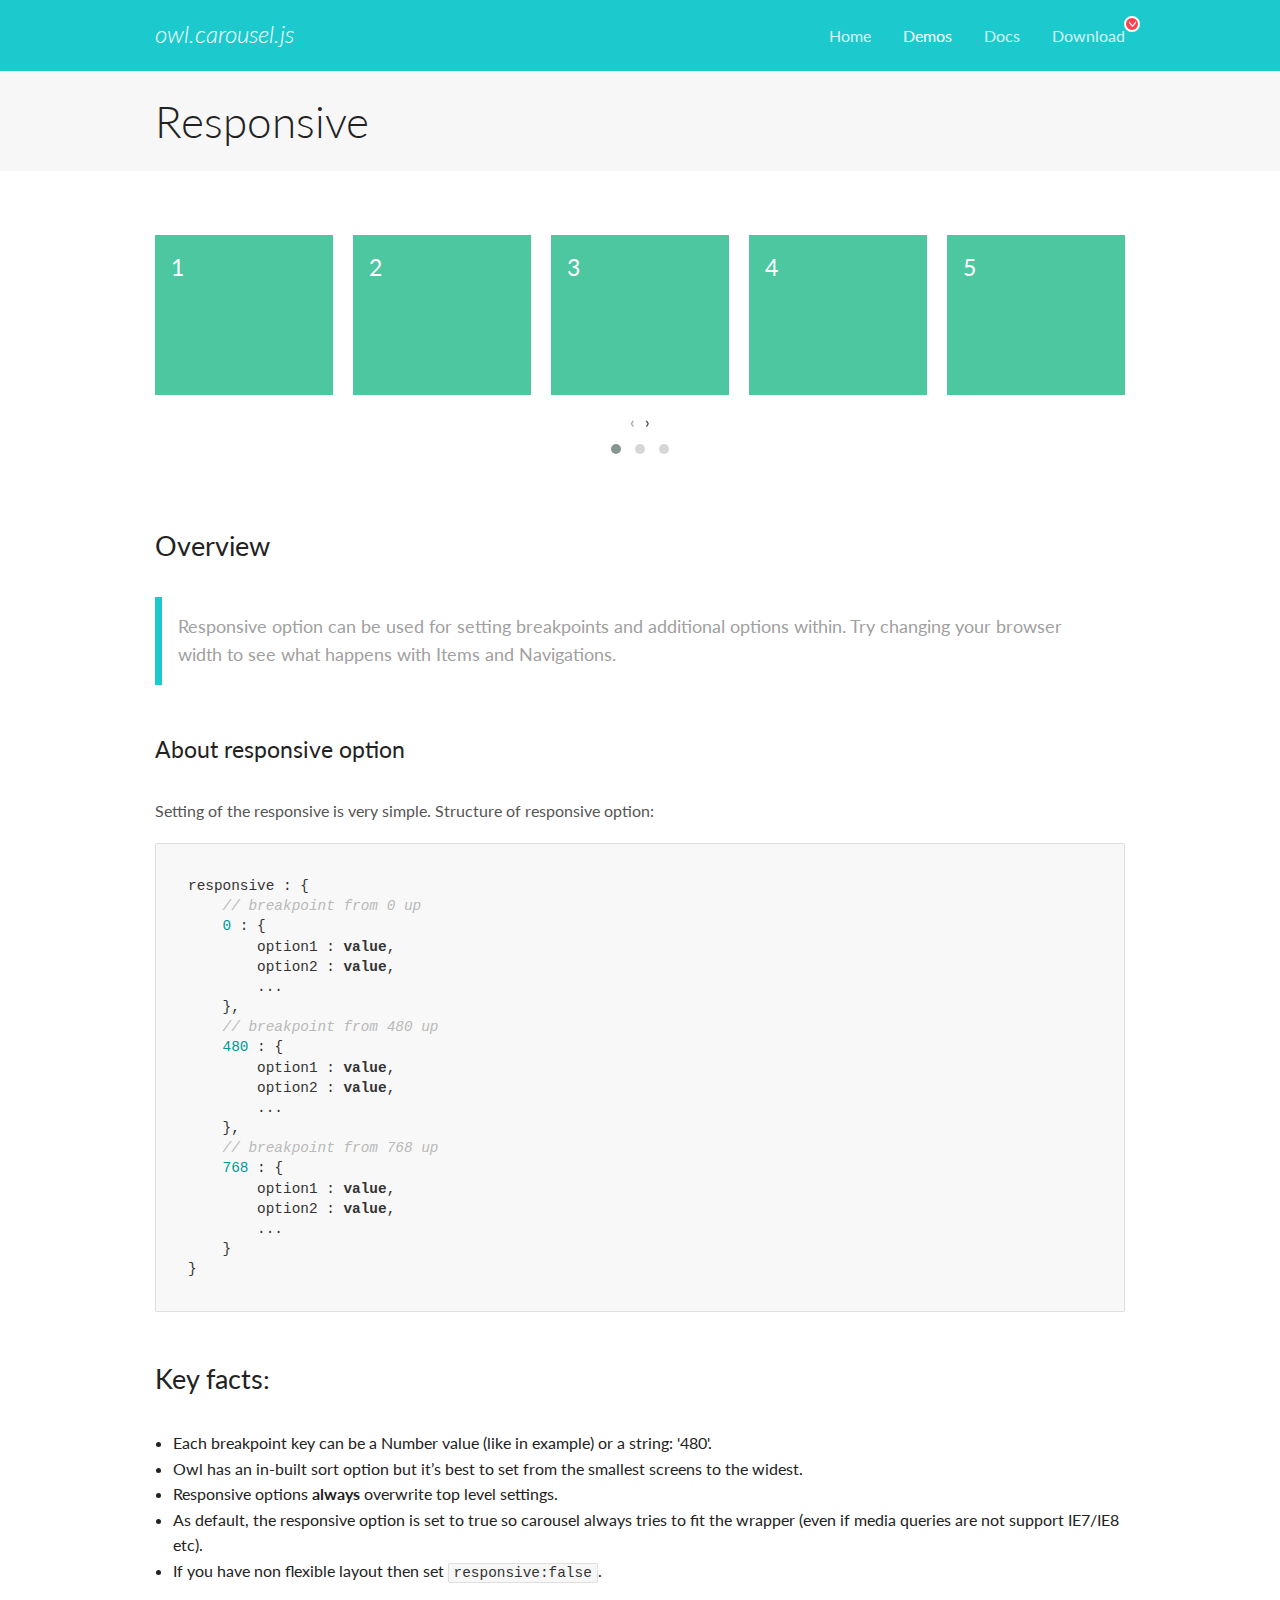
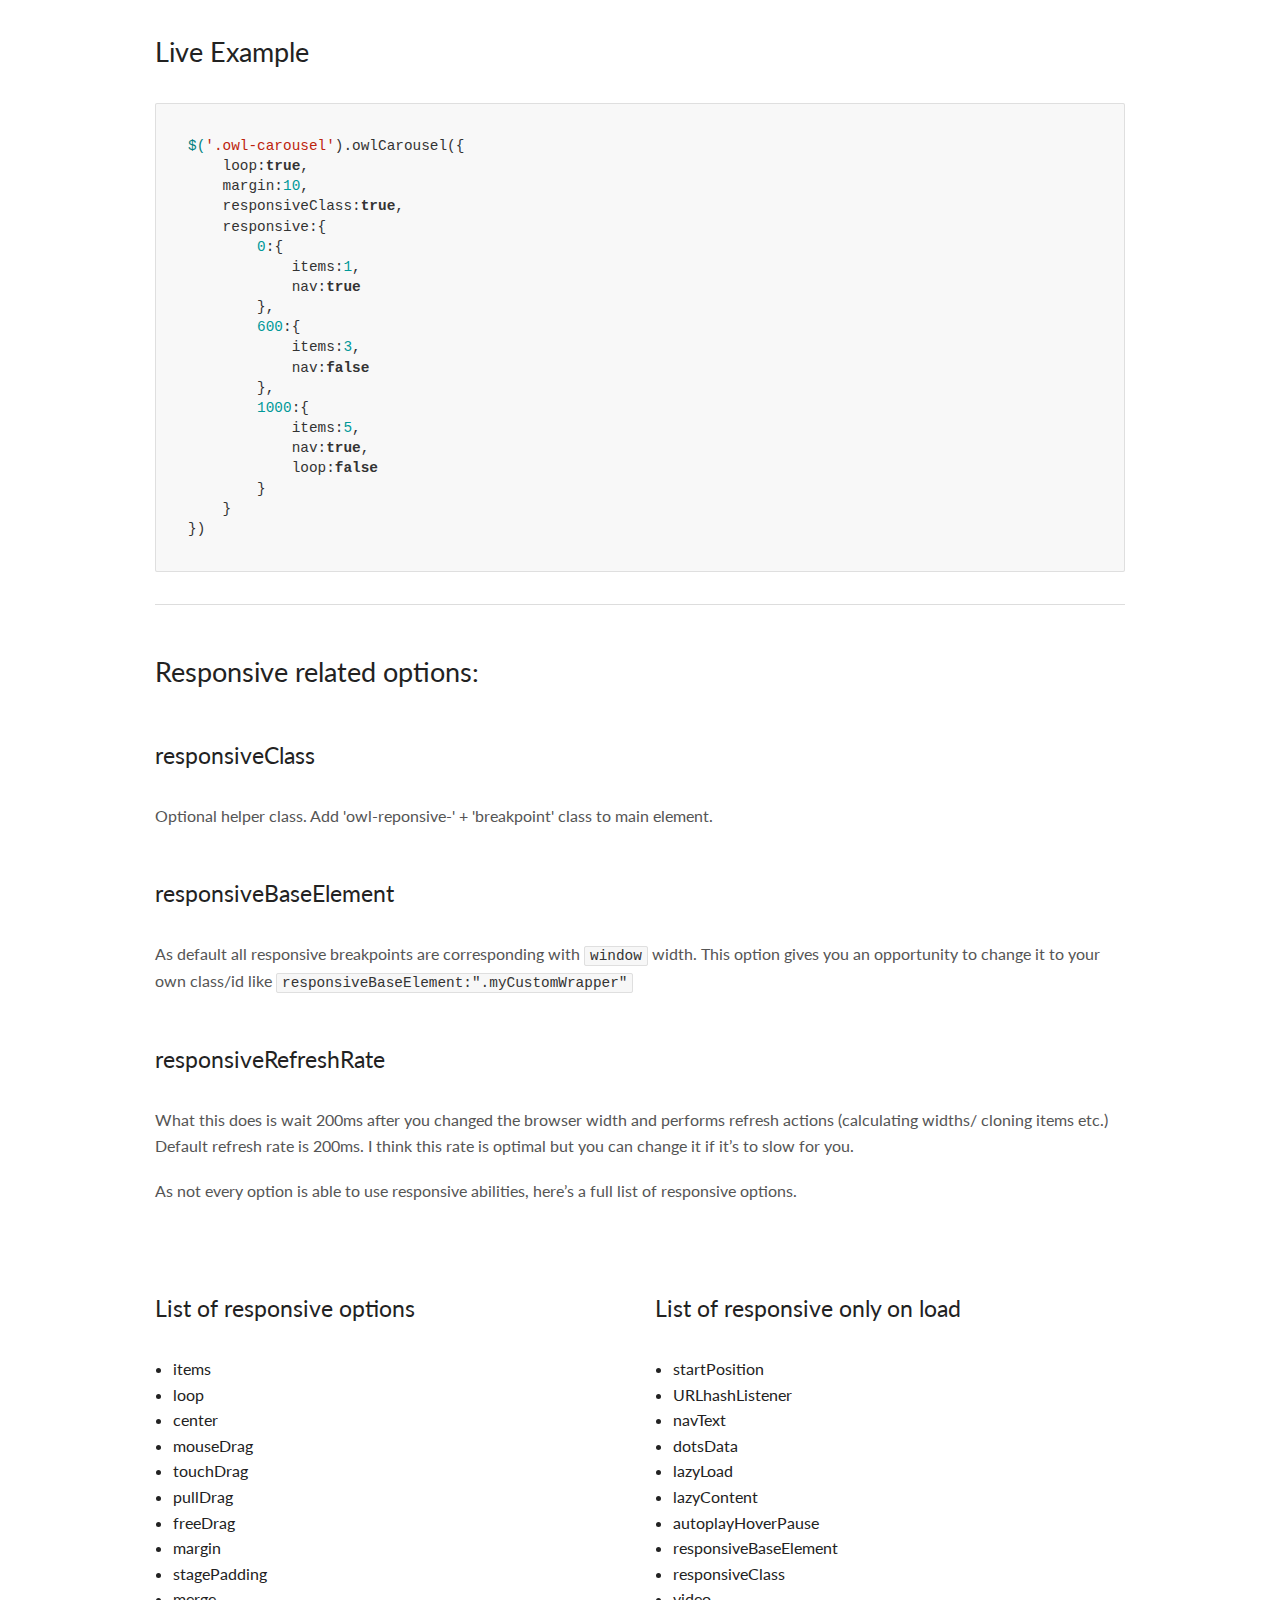
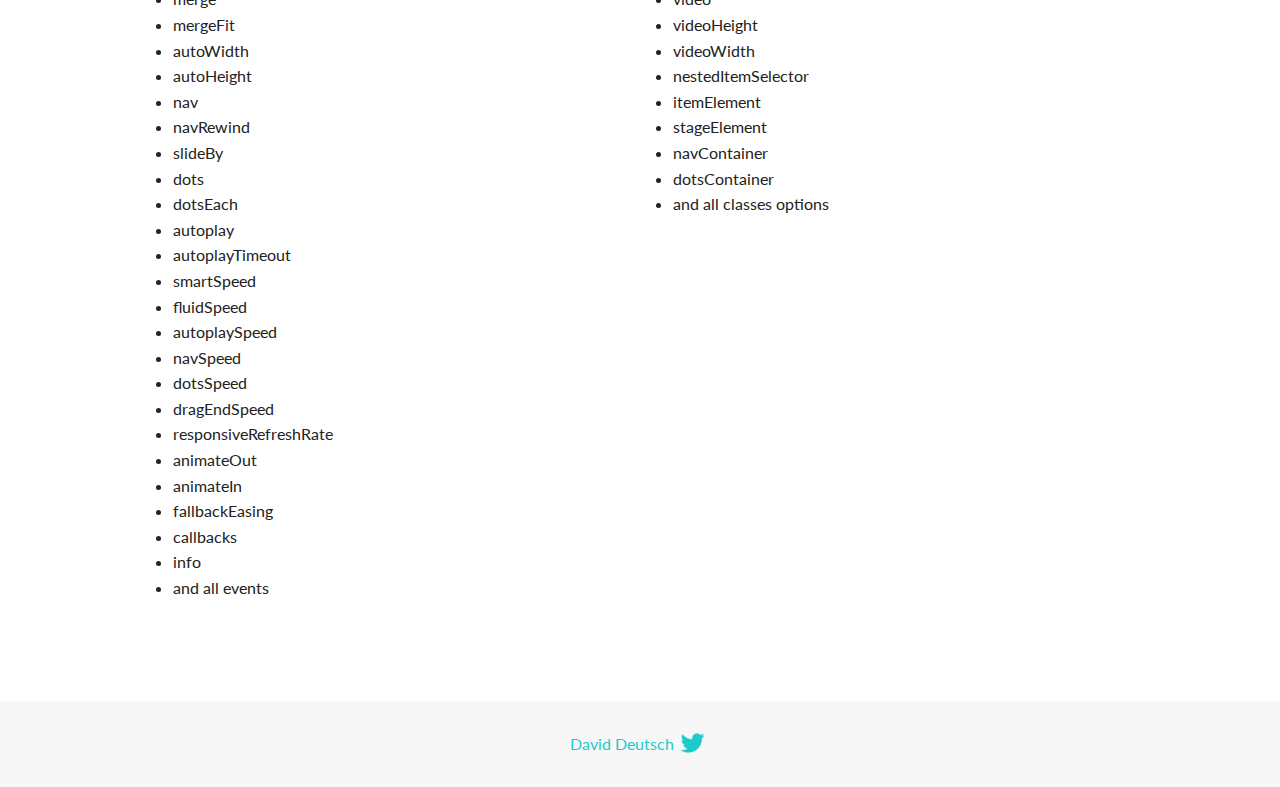
<file: OwlCarousel2-2.3.4/docs/demos/responsive.html>
<!DOCTYPE html>
<html lang="en">
  <head>

    <!-- head -->
    <meta charset="utf-8">
    <meta name="msapplication-tap-highlight" content="no" />
    <meta name="viewport" content="width=device-width, initial-scale=1.0" />
    <meta name="description" content="How to use responsive options">
    <meta name="author" content="David Deutsch">
    <title>
      Responsive Demo | Owl Carousel | 2.3.4
    </title>

    <!-- Stylesheets -->
    <link href='https://fonts.googleapis.com/css?family=Lato:300,400,700,400italic,300italic' rel='stylesheet' type='text/css'>
    <link rel="stylesheet" href="../assets/css/docs.theme.min.css">

    <!-- Owl Stylesheets -->
    <link rel="stylesheet" href="../assets/owlcarousel/assets/owl.carousel.min.css">
    <link rel="stylesheet" href="../assets/owlcarousel/assets/owl.theme.default.min.css">

    <!-- HTML5 shim and Respond.js IE8 support of HTML5 elements and media queries -->

    <!--[if lt IE 9]>
      <script src="https://oss.maxcdn.com/libs/html5shiv/3.7.0/html5shiv.js"></script>
      <script src="https://oss.maxcdn.com/libs/respond.js/1.3.0/respond.min.js"></script>
    <![endif]-->

    <!-- Favicons -->
    <link rel="apple-touch-icon-precomposed" sizes="144x144" href="../assets/ico/apple-touch-icon-144-precomposed.png">
    <link rel="shortcut icon" href="../assets/ico/favicon.png">
    <link rel="shortcut icon" href="favicon.ico">

    <!-- Yeah i know js should not be in header. Its required for demos.-->

    <!-- javascript -->
    <script src="../assets/vendors/jquery.min.js"></script>
    <script src="../assets/owlcarousel/owl.carousel.js"></script>
  </head>
  <body>

    <!-- header -->
    <header class="header">
      <div class="row">
        <div class="large-12 columns">
          <div class="brand left">
            <h3>
              <a href="/OwlCarousel2/">owl.carousel.js</a> 
            </h3>
          </div>
          <a id="toggle-nav" class="right">
            <span></span> <span></span> <span></span> 
          </a> 
          <div class="nav-bar">
            <ul class="clearfix">
              <li> <a href="/OwlCarousel2/index.html">Home</a>  </li>
              <li class="active">
                <a href="/OwlCarousel2/demos/demos.html">Demos</a> 
              </li>
              <li> <a href="/OwlCarousel2/docs/started-welcome.html">Docs</a>  </li>
              <li>
                <a href="https://github.com/OwlCarousel2/OwlCarousel2/archive/2.3.4.zip">Download</a> 
                <span class="download"></span> 
              </li>
            </ul>
          </div>
        </div>
      </div>
    </header>

    <!-- title -->
    <section class="title">
      <div class="row">
        <div class="large-12 columns">
          <h1>Responsive</h1>
        </div>
      </div>
    </section>

    <!--  Demos -->
    <section id="demos">
      <div class="row">
        <div class="large-12 columns">
          <div class="owl-carousel owl-theme">
            <div class="item">
              <h4>1</h4>
            </div>
            <div class="item">
              <h4>2</h4>
            </div>
            <div class="item">
              <h4>3</h4>
            </div>
            <div class="item">
              <h4>4</h4>
            </div>
            <div class="item">
              <h4>5</h4>
            </div>
            <div class="item">
              <h4>6</h4>
            </div>
            <div class="item">
              <h4>7</h4>
            </div>
            <div class="item">
              <h4>8</h4>
            </div>
            <div class="item">
              <h4>9</h4>
            </div>
            <div class="item">
              <h4>10</h4>
            </div>
            <div class="item">
              <h4>11</h4>
            </div>
            <div class="item">
              <h4>12</h4>
            </div>
          </div>
          <h3 id="overview">Overview</h3>
          <blockquote>
            <p>Responsive option can be used for setting breakpoints and additional options within. Try changing your browser width to see what happens with Items and Navigations.</p>
          </blockquote>
          <h4 id="about-responsive-option">About responsive option</h4>
          <p>Setting of the responsive is very simple. Structure of responsive option:</p>
          <pre><code>responsive : {
    // breakpoint from 0 up
    0 : {
        option1 : value,
        option2 : value,
        ...
    },
    // breakpoint from 480 up
    480 : {
        option1 : value,
        option2 : value,
        ...
    },
    // breakpoint from 768 up
    768 : {
        option1 : value,
        option2 : value,
        ...
    }
}</code></pre>
          <h3 id="key-facts-">Key facts:</h3>
          <ul>
            <li>Each breakpoint key can be a Number value (like in example) or a string: &#39;480&#39;.</li>
            <li>Owl has an in-built sort option but it’s best to set from the smallest screens to the widest.</li>
            <li>Responsive options <strong>always</strong>  overwrite top level settings.</li>
            <li>As default, the responsive option is set to true so carousel always tries to fit the wrapper (even if media queries are not support IE7/IE8 etc).</li>
            <li>If you have non flexible layout then set <code>responsive:false</code>.</li>
          </ul>
          <h3 id="live-example">Live Example</h3>
          <pre><code>$(&#39;.owl-carousel&#39;).owlCarousel({
    loop:true,
    margin:10,
    responsiveClass:true,
    responsive:{
        0:{
            items:1,
            nav:true
        },
        600:{
            items:3,
            nav:false
        },
        1000:{
            items:5,
            nav:true,
            loop:false
        }
    }
})</code></pre>
          <hr>
          <h3 id="responsive-related-options-">Responsive related options:</h3>
          <h4 id="responsiveclass">responsiveClass</h4>
          <p>Optional helper class. Add &#39;owl-reponsive-&#39; + &#39;breakpoint&#39; class to main element.</p>
          <h4 id="responsivebaseelement">responsiveBaseElement</h4>
          <p>As default all responsive breakpoints are corresponding with <code>window</code> width. This option gives you an opportunity to change it to your own class/id like <code>responsiveBaseElement:&quot;.myCustomWrapper&quot;</code></p>
          <h4 id="responsiverefreshrate">responsiveRefreshRate</h4>
          <p>What this does is wait 200ms after you changed the browser width and performs refresh actions (calculating widths/ cloning items etc.) Default refresh rate is 200ms. I think this rate is optimal but you can change it if it’s to slow for you.</p>
          <p>As not every option is able to use responsive abilities, here’s a full list of responsive options.</p>
          <p>
            <div class="row">
          </p>
          <div class="large-6 columns">
            <h4 id="list-of-responsive-options">List of responsive options</h4>
            <ul>
              <li>items</li>
              <li>loop</li>
              <li>center</li>
              <li>mouseDrag</li>
              <li>touchDrag</li>
              <li>pullDrag</li>
              <li>freeDrag</li>
              <li>margin</li>
              <li>stagePadding</li>
              <li>merge</li>
              <li>mergeFit</li>
              <li>autoWidth</li>
              <li>autoHeight</li>
              <li>nav</li>
              <li>navRewind</li>
              <li>slideBy</li>
              <li>dots</li>
              <li>dotsEach</li>
              <li>autoplay</li>
              <li>autoplayTimeout</li>
              <li>smartSpeed</li>
              <li>fluidSpeed</li>
              <li>autoplaySpeed</li>
              <li>navSpeed</li>
              <li>dotsSpeed</li>
              <li>dragEndSpeed</li>
              <li>responsiveRefreshRate</li>
              <li>animateOut</li>
              <li>animateIn</li>
              <li>fallbackEasing</li>
              <li>callbacks</li>
              <li>info</li>
              <li>and all events</li>
            </ul>
          </div>
          <div class="large-6 columns">
            <h4 id="list-of-responsive-only-on-load">List of responsive only on load</h4>
            <ul>
              <li>startPosition</li>
              <li>URLhashListener</li>
              <li>navText</li>
              <li>dotsData</li>
              <li>lazyLoad</li>
              <li>lazyContent</li>
              <li>autoplayHoverPause</li>
              <li>responsiveBaseElement</li>
              <li>responsiveClass</li>
              <li>video</li>
              <li>videoHeight</li>
              <li>videoWidth</li>
              <li>nestedItemSelector</li>
              <li>itemElement</li>
              <li>stageElement</li>
              <li>navContainer</li>
              <li>dotsContainer</li>
              <li>and all classes options</li>
            </ul>
          </div>
          </div>
          <script>
            $(document).ready(function() {
              $('.owl-carousel').owlCarousel({
                loop: true,
                margin: 10,
                responsiveClass: true,
                responsive: {
                  0: {
                    items: 1,
                    nav: true
                  },
                  600: {
                    items: 3,
                    nav: false
                  },
                  1000: {
                    items: 5,
                    nav: true,
                    loop: false,
                    margin: 20
                  }
                }
              })
            })
          </script>
        </div>
      </div>
    </section>

    <!-- footer -->
    <footer class="footer">
      <div class="row">
        <div class="large-12 columns">
          <h5>
            <a href="/OwlCarousel2/docs/support-contact.html">David Deutsch</a> 
            <a id="custom-tweet-button" href="https://twitter.com/share?url=https://github.com/OwlCarousel2/OwlCarousel2&text=Owl Carousel - This is so awesome! " target="_blank"></a> 
          </h5>
        </div>
      </div>
    </footer>

    <!-- vendors -->
    <script src="../assets/vendors/highlight.js"></script>
    <script src="../assets/js/app.js"></script>
  </body>
</html>
</file>
